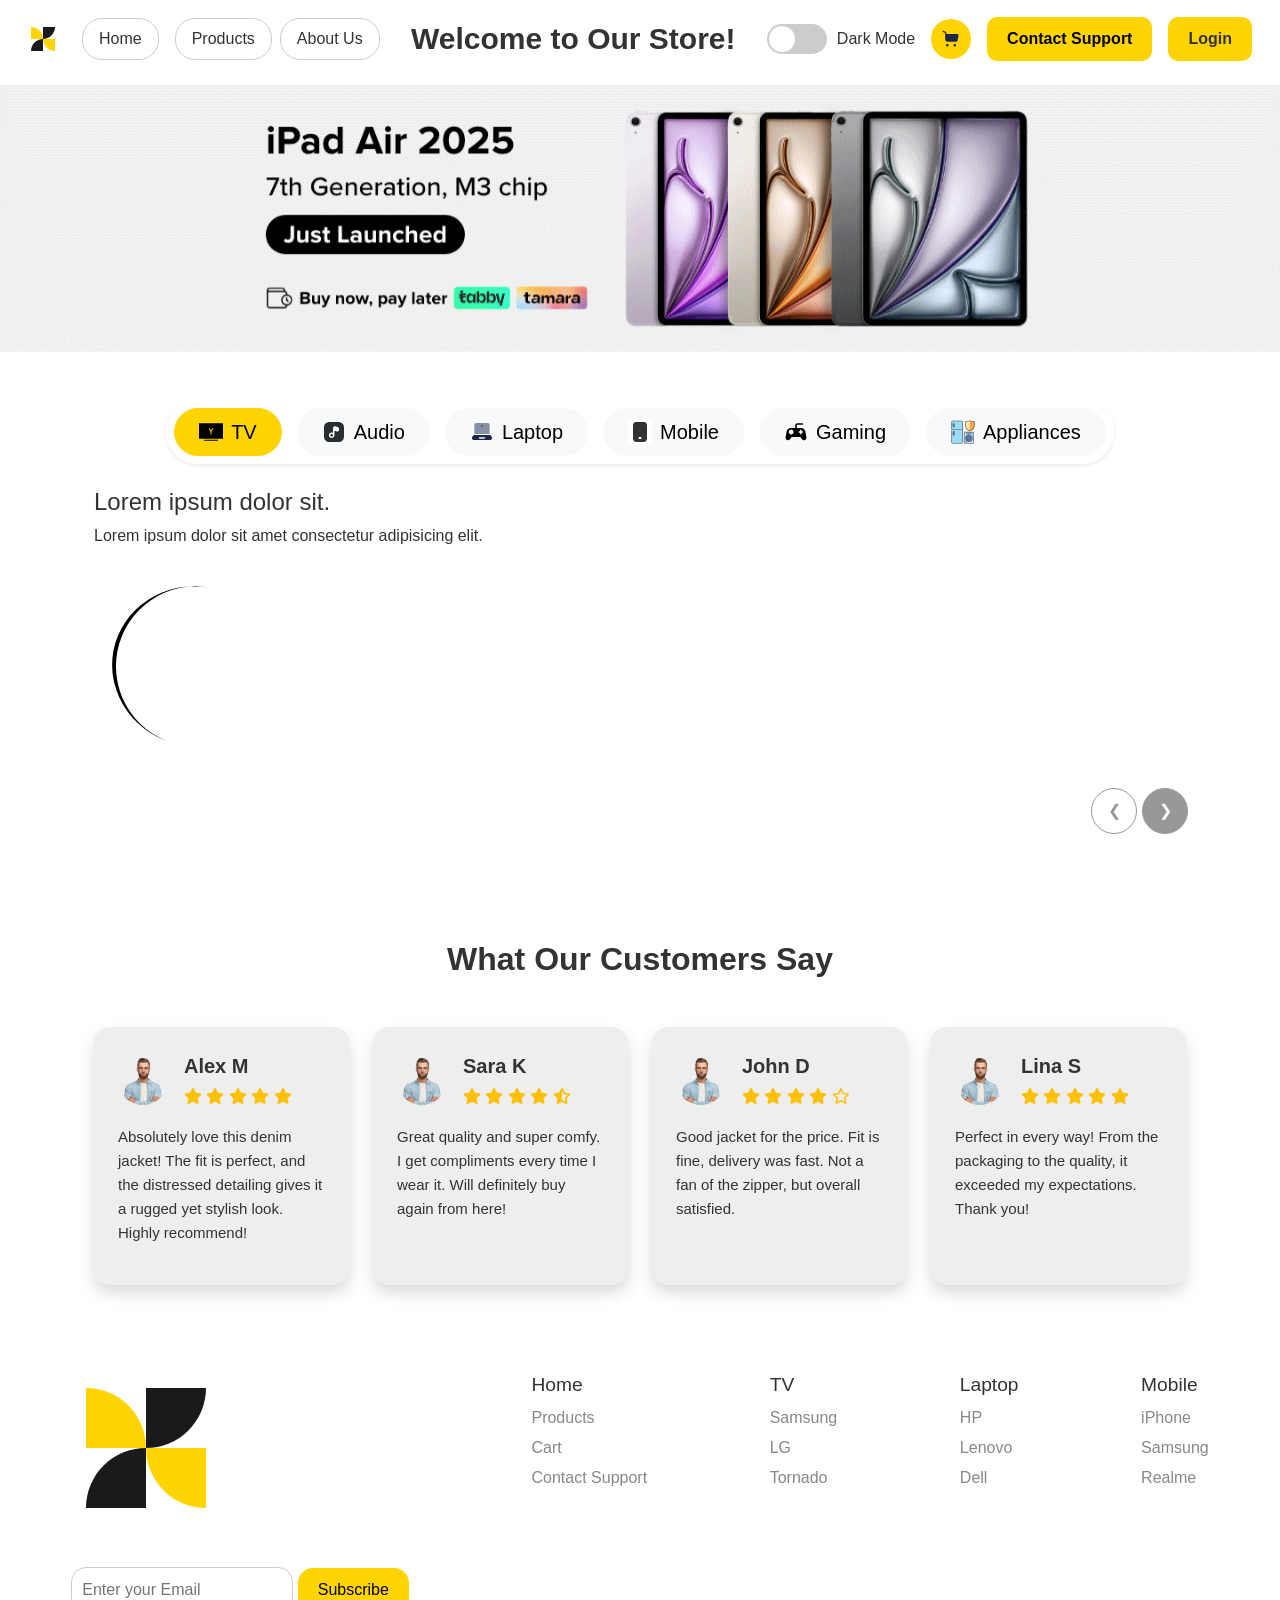
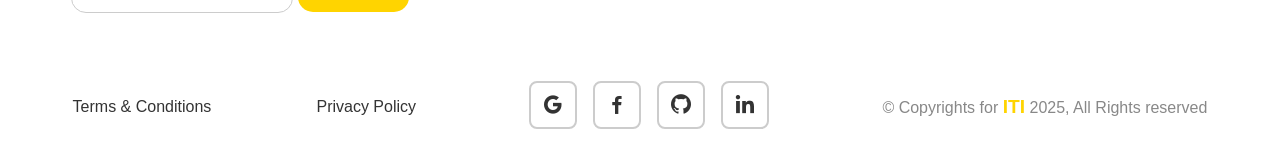
<file: index.html>
<!DOCTYPE html>
<html lang="en">
  <head>
    <meta charset="UTF-8" />
    <meta name="viewport" content="width=device-width, initial-scale=1.0" />
    <title>Home</title>

    <!-- icons -->
    <link
      rel="stylesheet"
      href="https://cdnjs.cloudflare.com/ajax/libs/font-awesome/6.4.0/css/all.min.css"
    />
    <link
      href="https://unpkg.com/boxicons@2.1.4/css/boxicons.min.css"
      rel="stylesheet"
    />

    <!-- link google font -->
    <link rel="preconnect" href="https://fonts.googleapis.com" />
    <link rel="preconnect" href="https://fonts.gstatic.com" crossorigin />
    <link
      href="https://fonts.googleapis.com/css2?family=Manrope:wght@200..800&display=swap"
      rel="stylesheet"
    />
    <!-- link bootstrap css file -->
    <link
      href="https://cdn.jsdelivr.net/npm/bootstrap@5.3.3/dist/css/bootstrap.min.css"
      rel="stylesheet"
      integrity="sha384-QWTKZyjpPEjISv5WaRU9OFeRpok6YctnYmDr5pNlyT2bRjXh0JMhjY6hW+ALEwIH"
      crossorigin="anonymous"
    />

    <!-- link css file -->
    <link rel="stylesheet" href="/css/products.css" />
    <link rel="stylesheet" href="/css/index.css" />
  </head>
  <body>
    <header>
      <nav class="navbar navbar-expand-lg bg-light px-3">
        <div class="container-fluid">
          <a class="navbar-brand d-flex align-items-center" href="#">
            <img
              src="/assets/logo.svg"
              width="30"
              alt="Logo"
              class="me-2 logo"
            />
          </a>

          <button
            class="navbar-toggler"
            type="button"
            data-bs-toggle="collapse"
            data-bs-target="#navbarContent"
          >
            <span class="navbar-toggler-icon"></span>
          </button>

          <div
            class="collapse navbar-collapse justify-content-between"
            id="navbarContent"
          >
            <div class="navbar-nav gap-2 my-2" id="navButtons">
              <button
                class="nav-btn me-2 btn btn-outline-secondary"
                id="home-h"
              >
                Home
              </button>
              <button class="nav-btn btn btn-outline-secondary" id="products-h">
                Products
              </button>
              <button class="nav-btn btn btn-outline-secondary" id="about-h">
                About Us
              </button>
            </div>

            <div
              class="navbar-text mx-auto text-center fw-bold"
              id="welcomeMessage"
            >
              Welcome to Our Store!
            </div>

            <div
              class="d-flex align-items-center justify-content-center mt-3 mt-lg-0 gap-3"
            >
              <div id="themeSwitcher" class="switch-wrapper">
                <div class="switch" id="switchBtn"></div>
                <span class="theme-label" id="themeText">Dark Mode</span>
              </div>

              <button class="cart-btn" id="cart-h">
                <img src="/assets/cart.svg" alt="Cart" />
              </button>

              <button class="contact-btn" id="contact-h">
                Contact Support
              </button>

              <button id="authButton" class="btn">Login</button>
            </div>
          </div>
        </div>
      </nav>
    </header>
    <div
      id="carouselExampleSlidesOnly"
      class="carousel w-100 mt-2"
      data-bs-ride="carousel"
    >
      <div class="carousel-inner">
        <div class="carousel-item active">
          <img src="imge/sliderimgs/s1.jpg" class="d-block w-100" alt="..." />
        </div>
        <div class="carousel-item">
          <img src="imge/sliderimgs/s2.jpg" class="d-block w-100" alt="..." />
        </div>
        <div class="carousel-item">
          <img src="imge/sliderimgs/s3.jpg" class="d-block w-100" alt="..." />
        </div>
        <div class="carousel-item">
          <img src="imge/sliderimgs/s4.jpg" class="d-block w-100" alt="..." />
        </div>
        <div class="carousel-item">
          <img src="imge/sliderimgs/s5.jpg" class="d-block w-100" alt="..." />
        </div>
      </div>
    </div>
    <main class="container">
      <section class="prooudct-content">
        <div
          class="d-flex justify-content-center align-items-center vh-75 mt-5"
        >
          <div
            class="btn-group p-2 bg-white rounded-pill shadow-sm d-flex flex-wrap flex-md-nowrap gap-2 gap-md-3"
            role="group"
          >
            <!-- TV -->
            <input
              type="radio"
              class="btn-check category_btn"
              name="category"
              value="tv"
              id="tv"
              autocomplete="off"
              checked
            />
            <label
              class="btn btn-light rounded-pill py-2 px-4 fs-5 d-flex align-items-center w-100 w-md-auto"
              for="tv"
            >
              <img src="/assets/tv.svg" alt="TV" width="24" class="me-2" /> TV
            </label>

            <!-- Audio -->
            <input
              type="radio"
              class="btn-check category_btn"
              name="category"
              value="audio"
              id="audio"
              autocomplete="off"
            />
            <label
              class="btn btn-light rounded-pill py-2 px-4 fs-5 d-flex align-items-center w-100 w-md-auto"
              for="audio"
            >
              <img
                src="/assets/audio.svg"
                alt="Audio"
                width="24"
                class="me-2"
              />
              Audio
            </label>

            <!-- Laptop -->
            <input
              type="radio"
              class="btn-check category_btn"
              name="category"
              value="laptop"
              id="laptop"
              autocomplete="off"
            />
            <label
              class="btn btn-light rounded-pill py-2 px-4 fs-5 d-flex align-items-center w-100 w-md-auto"
              for="laptop"
            >
              <img
                src="/assets/laptop.svg"
                alt="Laptop"
                width="24"
                class="me-2"
              />
              Laptop
            </label>

            <!-- Mobile -->
            <input
              type="radio"
              class="btn-check category_btn"
              name="category"
              value="mobile"
              id="mobile"
              autocomplete="off"
            />
            <label
              class="btn btn-light rounded-pill py-2 px-4 fs-5 d-flex align-items-center w-100 w-md-auto"
              for="mobile"
            >
              <img
                src="/assets/mobile.svg"
                alt="Mobile"
                width="24"
                class="me-2"
              />
              Mobile
            </label>

            <!-- Gaming -->
            <input
              type="radio"
              class="btn-check category_btn"
              name="category"
              value="gaming"
              id="gaming"
              autocomplete="off"
            />
            <label
              class="btn btn-light rounded-pill py-2 px-4 fs-5 d-flex align-items-center w-100 w-md-auto"
              for="gaming"
            >
              <img
                src="/assets/gaming.svg"
                alt="Gaming"
                width="24"
                class="me-2"
              />
              Gaming
            </label>

            <!-- Appliances -->
            <input
              type="radio"
              class="btn-check category_btn"
              name="category"
              value="appliances"
              id="appliances"
              autocomplete="off"
            />
            <label
              class="btn btn-light rounded-pill py-2 px-4 fs-5 d-flex align-items-center w-100 w-md-auto"
              for="appliances"
            >
              <img
                src="/assets/appliances.svg"
                alt="Appliances"
                width="24"
                class="me-2"
              />
              Appliances
            </label>
          </div>
        </div>

        <div class="container mt-4 position-relative slider-data">
          <h4>Lorem ipsum dolor sit.</h4>
          <p>Lorem ipsum dolor sit amet consectetur adipisicing elit.</p>
          <div class="slider-container">
            <div class="slider d-flex"></div>
          </div>
          <div class="slider-controls">
            <button class="prev" onclick="prevSlide()">&#10094;</button>
            <button class="next" onclick="nextSlide()">&#10095;</button>
          </div>
        </div>
      </section>

      <section class="evaluation-section py-5 mt-5">
        <div class="container">
          <h2 class="text-center mb-5 fw-bold">What Our Customers Say</h2>
          <div class="row g-4">
            <!-- Start Review Card -->
            <div class="col-12 col-md-6 col-lg-3">
              <div class="evaluation-card p-4 shadow rounded-4 h-100">
                <div class="person d-flex align-items-center mb-3">
                  <img
                    class="person-img rounded-circle me-3"
                    src="/imge/person.png"
                    alt="person"
                  />
                  <div>
                    <p class="name fw-bold mb-1 fs-5">Alex M</p>
                    <div class="text-warning">
                      <i class="fa-solid fa-star"></i>
                      <i class="fa-solid fa-star"></i>
                      <i class="fa-solid fa-star"></i>
                      <i class="fa-solid fa-star"></i>
                      <i class="fa-solid fa-star"></i>
                    </div>
                  </div>
                </div>
                <p class="subpar review-text">
                  Absolutely love this denim jacket! The fit is perfect, and the
                  distressed detailing gives it a rugged yet stylish look.
                  Highly recommend!
                </p>
              </div>
            </div>

            <!-- Repeat for 3 more reviews -->
            <div class="col-12 col-md-6 col-lg-3">
              <div class="evaluation-card p-4 shadow rounded-4 h-100">
                <div class="person d-flex align-items-center mb-3">
                  <img
                    class="person-img rounded-circle me-3"
                    src="/imge/person.png"
                    alt="person"
                  />
                  <div>
                    <p class="name fw-bold mb-1 fs-5">Sara K</p>
                    <div class="text-warning">
                      <i class="fa-solid fa-star"></i>
                      <i class="fa-solid fa-star"></i>
                      <i class="fa-solid fa-star"></i>
                      <i class="fa-solid fa-star"></i>
                      <i class="fa-solid fa-star-half-stroke"></i>
                    </div>
                  </div>
                </div>
                <p class="subpar review-text">
                  Great quality and super comfy. I get compliments every time I
                  wear it. Will definitely buy again from here!
                </p>
              </div>
            </div>

            <div class="col-12 col-md-6 col-lg-3">
              <div class="evaluation-card p-4 shadow rounded-4 h-100">
                <div class="person d-flex align-items-center mb-3">
                  <img
                    class="person-img rounded-circle me-3"
                    src="/imge/person.png"
                    alt="person"
                  />
                  <div>
                    <p class="name fw-bold mb-1 fs-5">John D</p>
                    <div class="text-warning">
                      <i class="fa-solid fa-star"></i>
                      <i class="fa-solid fa-star"></i>
                      <i class="fa-solid fa-star"></i>
                      <i class="fa-solid fa-star"></i>
                      <i class="fa-regular fa-star"></i>
                    </div>
                  </div>
                </div>
                <p class="subpar review-text">
                  Good jacket for the price. Fit is fine, delivery was fast. Not
                  a fan of the zipper, but overall satisfied.
                </p>
              </div>
            </div>

            <div class="col-12 col-md-6 col-lg-3">
              <div class="evaluation-card p-4 shadow rounded-4 h-100">
                <div class="person d-flex align-items-center mb-3">
                  <img
                    class="person-img rounded-circle me-3"
                    src="/imge/person.png"
                    alt="person"
                  />
                  <div>
                    <p class="name fw-bold mb-1 fs-5">Lina S</p>
                    <div class="text-warning">
                      <i class="fa-solid fa-star"></i>
                      <i class="fa-solid fa-star"></i>
                      <i class="fa-solid fa-star"></i>
                      <i class="fa-solid fa-star"></i>
                      <i class="fa-solid fa-star"></i>
                    </div>
                  </div>
                </div>
                <p class="subpar review-text">
                  Perfect in every way! From the packaging to the quality, it
                  exceeded my expectations. Thank you!
                </p>
              </div>
            </div>
            <!-- End Review Cards -->
          </div>
        </div>
      </section>
    </main>

    <footer>
      <div class="footer-container">
        <div class="subscibe-part">
          <div class="logo-img-footer">
            <img src="../assets/logo.svg" alt="" />
          </div>
          <div class="sub">
            <input
              class="con-email"
              type="email"
              placeholder="Enter your Email "
            />
            <button type="button">Subscribe</button>
          </div>
        </div>
        <div class="f-home">
          <h2>Home</h2>
          <p><a href="#">Products</a></p>
          <p><a href="#">Cart</a></p>
          <p><a href="#">Contact Support</a></p>
        </div>
        <div class="f-tv">
          <h2>TV</h2>
          <p><a href="#">Samsung</a></p>
          <p><a href="#">LG</a></p>
          <p><a href="#">Tornado</a></p>
        </div>
        <div class="f-laptop">
          <h2>Laptop</h2>
          <p><a href="#">HP</a></p>
          <p><a href="#">Lenovo</a></p>
          <p><a href="#">Dell</a></p>
        </div>
        <div class="f-mobile">
          <h2>Mobile</h2>
          <p><a href="#">iPhone</a></p>
          <p><a href="#">Samsung</a></p>
          <p><a href="#">Realme</a></p>
        </div>
      </div>
      <div class="footer-links">
        <p><a href="#">Terms & Conditions</a></p>
        <p><a href="#">Privacy Policy</a></p>
        <div class="social-icons">
          <a href="#"><i class="bx bxl-google"></i></a>
          <a href="#"><i class="bx bxl-facebook"></i></a>
          <a href="#"><i class="bx bxl-github"></i></a>
          <a href="#"><i class="bx bxl-linkedin"></i></a>
        </div>
        <p class="copyrights">
          &copy; Copyrights for <span>ITI</span> 2025, All Rights reserved
        </p>
      </div>
    </footer>

    <!-- link js file -->
    <script src="/js/index.js"></script>
    <!-- <script src="/js/products.js"></script> -->
    <!-- link bootstrap js file -->
    <script
      src="https://cdn.jsdelivr.net/npm/bootstrap@5.3.3/dist/js/bootstrap.bundle.min.js"
      integrity="sha384-YvpcrYf0tY3lHB60NNkmXc5s9fDVZLESaAA55NDzOxhy9GkcIdslK1eN7N6jIeHz"
      crossorigin="anonymous"
    ></script>
  </body>
</html>
</file>
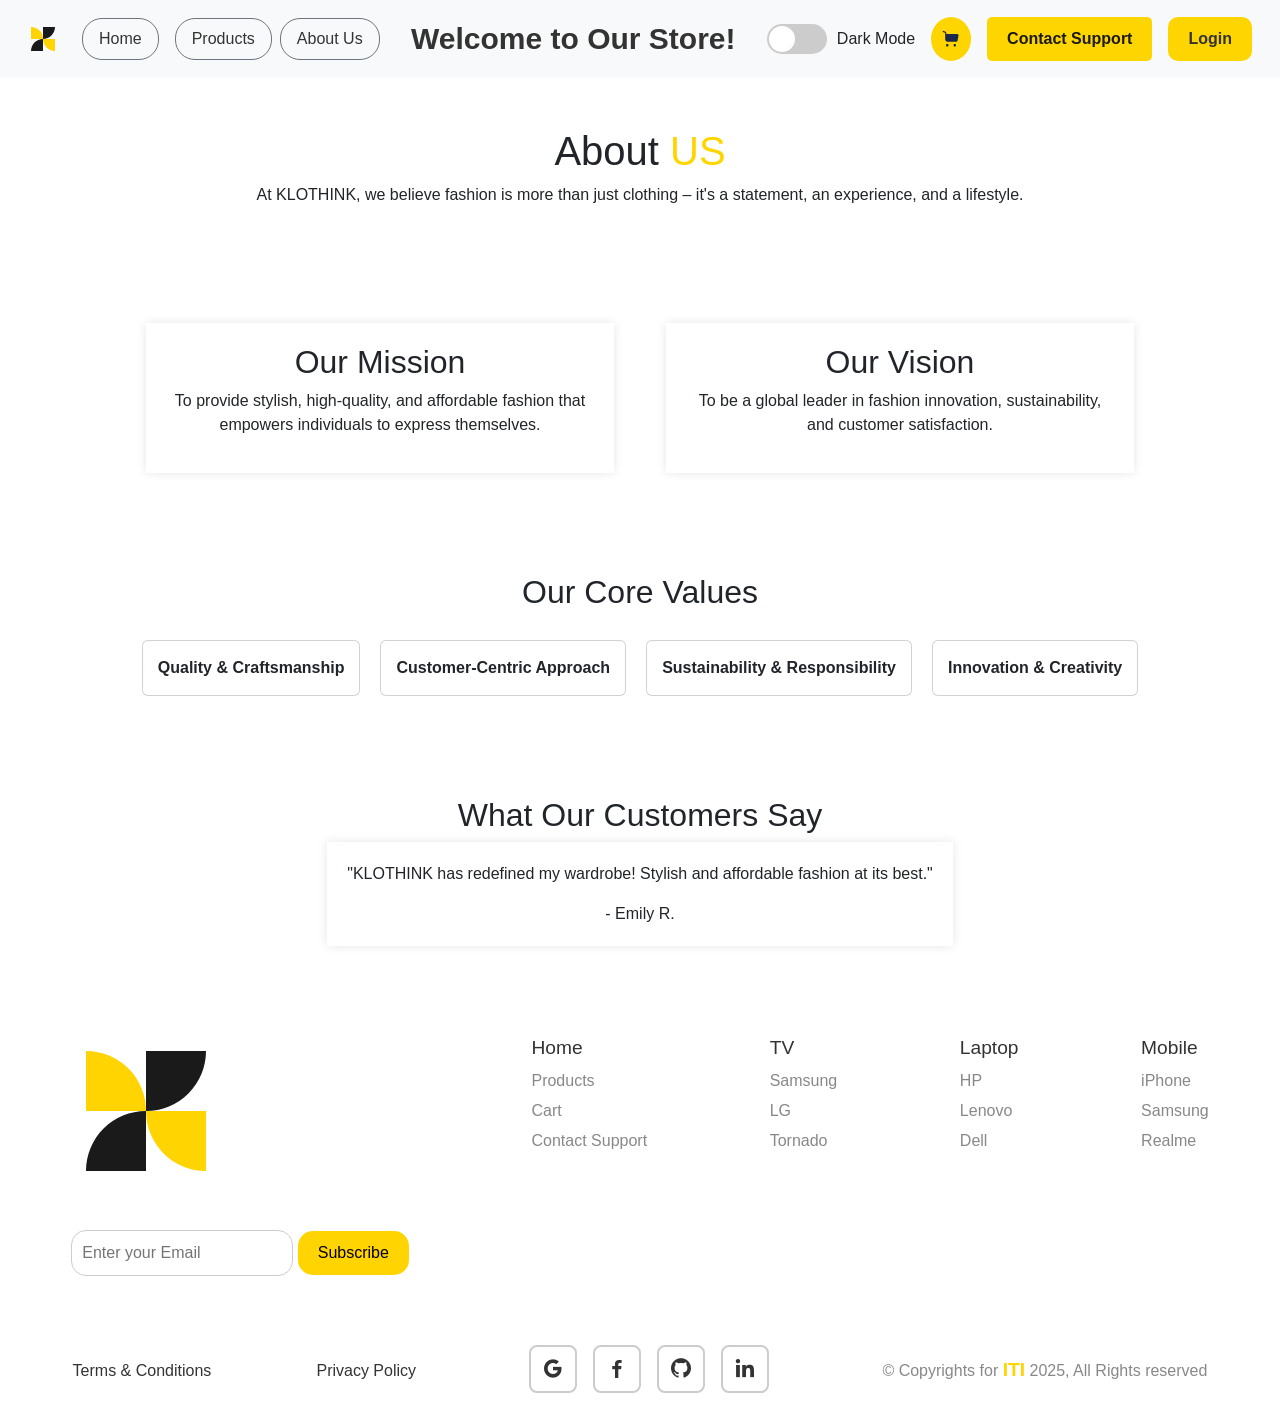
<file: pages/about.html>
<!DOCTYPE html>
<html lang="en">
  <head>
    <meta charset="UTF-8" />
    <meta name="viewport" content="width=device-width, initial-scale=1.0" />
    <title>About Us</title>
    <!-- icons -->
    <link
      rel="stylesheet"
      href="https://cdnjs.cloudflare.com/ajax/libs/font-awesome/6.4.0/css/all.min.css"
    />
    <link
      href="https://unpkg.com/boxicons@2.1.4/css/boxicons.min.css"
      rel="stylesheet"
    />
    <!--link css  -->
    <link rel="stylesheet" href="../css/about.css" />
    <link rel="stylesheet" href="../css/aboutandcontactmedia.css" />
    <link rel="stylesheet" href="../css/index.css" />

    <!-- link bootstrap css file -->
    <link
      href="https://cdn.jsdelivr.net/npm/bootstrap@5.3.3/dist/css/bootstrap.min.css"
      rel="stylesheet"
      integrity="sha384-QWTKZyjpPEjISv5WaRU9OFeRpok6YctnYmDr5pNlyT2bRjXh0JMhjY6hW+ALEwIH"
      crossorigin="anonymous"
    />
  </head>
  <body>
    <header>
      <nav class="navbar navbar-expand-lg bg-light px-3">
        <div class="container-fluid">
          <a class="navbar-brand d-flex align-items-center" href="#">
            <img
              src="/assets/logo.svg"
              width="30"
              alt="Logo"
              class="me-2 logo"
            />
          </a>

          <button
            class="navbar-toggler"
            type="button"
            data-bs-toggle="collapse"
            data-bs-target="#navbarContent"
          >
            <span class="navbar-toggler-icon"></span>
          </button>

          <div
            class="collapse navbar-collapse justify-content-between"
            id="navbarContent"
          >
            <div class="navbar-nav gap-2 my-2" id="navButtons">
              <button
                class="nav-btn me-2 btn btn-outline-secondary"
                id="home-a"
              >
                Home
              </button>
              <button class="nav-btn btn btn-outline-secondary" id="products-a">
                Products
              </button>
              <button class="nav-btn btn btn-outline-secondary" id="about-a">
                About Us
              </button>
            </div>

            <div
              class="navbar-text mx-auto text-center fw-bold"
              id="welcomeMessage"
            >
              Welcome to Our Store!
            </div>

            <div
              class="d-flex align-items-center justify-content-center mt-3 mt-lg-0 gap-3"
            >
              <div id="themeSwitcher" class="switch-wrapper">
                <div class="switch" id="switchBtn"></div>
                <span class="theme-label" id="themeText">Dark Mode</span>
              </div>

              <button class="cart-btn" id="cart-a">
                <img src="/assets/cart.svg" alt="Cart" />
              </button>

              <button class="contact-btn" id="contact-a">
                Contact Support
              </button>

              <button id="authButton" class="btn">Login</button>
            </div>
          </div>
        </div>
      </nav>
    </header>
    <!-- About Us Section -->
    <section class="about">
      <div class="container">
        <h1>About <span>US</span></h1>
        <p>
          At KLOTHINK, we believe fashion is more than just clothing – it's a
          statement, an experience, and a lifestyle.
        </p>
      </div>
    </section>

    <!-- Mission & Vision -->
    <section class="mission-vision">
      <div class="container">
        <div class="box">
          <h2>Our Mission</h2>
          <p>
            To provide stylish, high-quality, and affordable fashion that
            empowers individuals to express themselves.
          </p>
        </div>
        <div class="box">
          <h2>Our Vision</h2>
          <p>
            To be a global leader in fashion innovation, sustainability, and
            customer satisfaction.
          </p>
        </div>
      </div>
    </section>

    <!-- Core Values -->
    <section class="values">
      <div class="container">
        <h2>Our Core Values</h2>
        <div class="grid">
          <div class="card">Quality & Craftsmanship</div>
          <div class="card">Customer-Centric Approach</div>
          <div class="card">Sustainability & Responsibility</div>
          <div class="card">Innovation & Creativity</div>
        </div>
      </div>
    </section>

    <!-- Testimonials -->
    <section class="testimonials">
      <div class="container">
        <h2>What Our Customers Say</h2>
        <div class="testimonial-box">
          <p>
            "KLOTHINK has redefined my wardrobe! Stylish and affordable fashion
            at its best."
          </p>
          <span>- Emily R.</span>
        </div>
      </div>
    </section>

    <footer>
      <div class="footer-container">
        <div class="subscibe-part">
          <div class="logo-img-footer">
            <img src="../assets/logo.svg" alt="" />
          </div>
          <div class="sub">
            <input
              class="con-email"
              type="email"
              placeholder="Enter your Email "
            />
            <button type="button">Subscribe</button>
          </div>
        </div>
        <div class="f-home">
          <h2>Home</h2>
          <p><a href="#">Products</a></p>
          <p><a href="#">Cart</a></p>
          <p><a href="#">Contact Support</a></p>
        </div>
        <div class="f-tv">
          <h2>TV</h2>
          <p><a href="#">Samsung</a></p>
          <p><a href="#">LG</a></p>
          <p><a href="#">Tornado</a></p>
        </div>
        <div class="f-laptop">
          <h2>Laptop</h2>
          <p><a href="#">HP</a></p>
          <p><a href="#">Lenovo</a></p>
          <p><a href="#">Dell</a></p>
        </div>
        <div class="f-mobile">
          <h2>Mobile</h2>
          <p><a href="#">iPhone</a></p>
          <p><a href="#">Samsung</a></p>
          <p><a href="#">Realme</a></p>
        </div>
      </div>
      <div class="footer-links">
        <p><a href="#">Terms & Conditions</a></p>
        <p><a href="#">Privacy Policy</a></p>
        <div class="social-icons">
          <a href="#"><i class="bx bxl-google"></i></a>
          <a href="#"><i class="bx bxl-facebook"></i></a>
          <a href="#"><i class="bx bxl-github"></i></a>
          <a href="#"><i class="bx bxl-linkedin"></i></a>
        </div>
        <p class="copyrights">
          &copy; Copyrights for <span>ITI</span> 2025, All Rights reserved
        </p>
      </div>
    </footer>
    <script src="../js/about.js"></script>
    <script
      src="https://cdn.jsdelivr.net/npm/bootstrap@5.3.5/dist/js/bootstrap.bundle.min.js"
      integrity="sha384-k6d4wzSIapyDyv1kpU366/PK5hCdSbCRGRCMv+eplOQJWyd1fbcAu9OCUj5zNLiq"
      crossorigin="anonymous"
    ></script>
  </body>
</html>
</file>
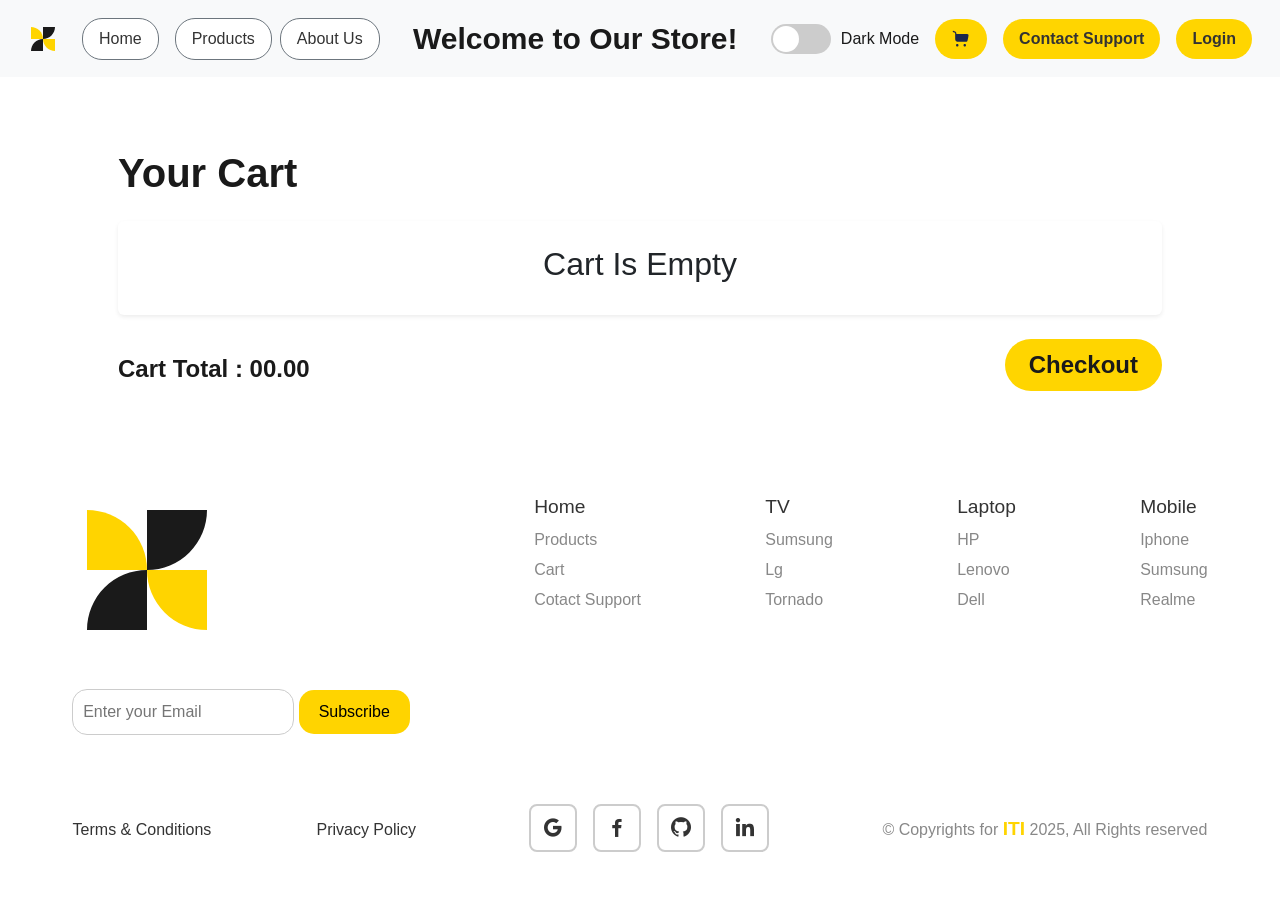
<file: pages/cart.html>
<!DOCTYPE html>
<html lang="en">
  <head>
    <meta charset="UTF-8" />
    <meta name="viewport" content="width=device-width, initial-scale=1.0" />
    <title>cart</title>

    <!-- icons -->
    <link
      rel="stylesheet"
      href="https://cdnjs.cloudflare.com/ajax/libs/font-awesome/6.4.0/css/all.min.css"
    />

    <link
      href="https://unpkg.com/boxicons@2.1.4/css/boxicons.min.css"
      rel="stylesheet"
    />

    <!-- link google font -->
    <link rel="preconnect" href="https://fonts.googleapis.com" />
    <link rel="preconnect" href="https://fonts.gstatic.com" crossorigin />
    <link
      href="https://fonts.googleapis.com/css2?family=Manrope:wght@200..800&display=swap"
      rel="stylesheet"
    />
    <!-- link css file -->
    <link rel="stylesheet" href="../css/index.css" />
    <link rel="stylesheet" href="../css/cart.css" />

    <!-- link bootstrap css file -->
    <link
      href="https://cdn.jsdelivr.net/npm/bootstrap@5.3.3/dist/css/bootstrap.min.css"
      rel="stylesheet"
      integrity="sha384-QWTKZyjpPEjISv5WaRU9OFeRpok6YctnYmDr5pNlyT2bRjXh0JMhjY6hW+ALEwIH"
      crossorigin="anonymous"
    />
  </head>
  <body>
    <header>
      <nav class="navbar navbar-expand-lg bg-light px-3" id="navButtons">
        <div class="container-fluid">
          <a class="navbar-brand d-flex align-items-center" href="#">
            <img
              src="../assets/logo.svg"
              width="30"
              alt="Logo"
              class="me-2 logo"
            />
          </a>

          <button
            class="navbar-toggler"
            type="button"
            data-bs-toggle="collapse"
            data-bs-target="#navbarContent"
          >
            <span class="navbar-toggler-icon"></span>
          </button>

          <div
            class="collapse navbar-collapse justify-content-between"
            id="navbarContent"
          >
            <div class="navbar-nav gap-2 my-2">
              <button
                class="nav-btn me-2 btn btn-outline-secondary"
                id="home-c"
              >
                Home
              </button>
              <button class="nav-btn btn btn-outline-secondary" id="products-c">
                Products
              </button>
              <button class="nav-btn btn btn-outline-secondary" id="about-c">
                About Us
              </button>
            </div>

            <div
              class="navbar-text mx-auto text-center fw-bold"
              id="welcomeMessage"
            >
              Welcome to Our Store!
            </div>

            <div
              class="d-flex align-items-center justify-content-center mt-3 mt-lg-0 gap-3"
            >
              <div id="themeSwitcher" class="switch-wrapper">
                <div class="switch" id="switchBtn"></div>
                <span class="theme-label" id="themeText">Dark Mode</span>
              </div>
              <button class="cart-btn" id="cart-c">
                <img src="../assets/cart.svg" alt="Cart" />
              </button>
              <button class="contact-btn" id="contact-c">
                Contact Support
              </button>

              <button id="authButton" class="btn">Login</button>
            </div>
          </div>
        </div>
      </nav>
    </header>
    <main class="container p-5">
      <h1
        class="main-heading text-center text-md-start fs-1 fw-bold text-capitalize my-lg-4"
      >
        your cart
      </h1>
      <section class="cart-content card p-4 shadow-sm border-0"></section>
      <section
        class="d-flex flex-column flex-md-row justify-content-between align-items-center text-center text-md-start mt-4 gap-3"
      >
        <div class="cart-content">
          <h2 class="cart-total-title fw-bold fs-4 text-capitalize">
            cart total : <span id="total">$00.00</span>
          </h2>
        </div>
        <div class="cheackout">
          <button
            class="btn-checkout fw-bold text-capitalize fs-4 px-4 py-2 rounded-5 mb-3"
            id="checkout"
          >
            checkout
          </button>
        </div>
      </section>
    </main>

    <footer>
      <div class="footer-container">
        <div class="subscibe-part">
          <div class="logo-img-footer">
            <img src="../assets/logo.svg" alt="" />
          </div>
          <div class="sub">
            <input
              class="con-email"
              type="email"
              placeholder="Enter your Email "
            />
            <button type="button">Subscribe</button>
          </div>
        </div>
        <div class="f-home">
          <h2>Home</h2>
          <p><a href="#">Products</a></p>
          <p><a href="#">Cart</a></p>
          <p><a href="#">Cotact Support</a></p>
        </div>
        <div class="f-tv">
          <h2>TV</h2>
          <p><a href="#">Sumsung</a></p>
          <p><a href="#">Lg</a></p>
          <p><a href="#">Tornado</a></p>
        </div>
        <div class="f-labtob">
          <h2>Laptop</h2>
          <p><a href="#">HP</a></p>
          <p><a href="#">Lenovo</a></p>
          <p><a href="#">Dell</a></p>
        </div>
        <div class="f-mobile">
          <h2>Mobile</h2>
          <p><a href="#">Iphone</a></p>
          <p><a href="#">Sumsung</a></p>
          <p><a href="#">Realme</a></p>
        </div>
      </div>
      <div class="footer-links">
        <p><a href="#">Terms & Conditions</a></p>
        <p><a href="#">Privacy Policy</a></p>
        <div class="social-icons">
          <a href="#"><i class="bx bxl-google"></i></a>
          <a href="#"><i class="bx bxl-facebook"></i></a>
          <a href="#"><i class="bx bxl-github"></i></a>
          <a href="#"><i class="bx bxl-linkedin"></i></a>
        </div>
        <p class="copyrights">
          &copy; Copyrights for <span>ITI</span> 2025, All Rights reserved
        </p>
      </div>
    </footer>
    <!-- link js file -->
    <script src="../js/cart.js"></script>
    <!-- <script src="../js/index.js"></script> -->
    <!-- link bootstrap js file -->
    <script
      src="https://cdn.jsdelivr.net/npm/bootstrap@5.3.3/dist/js/bootstrap.bundle.min.js"
      integrity="sha384-YvpcrYf0tY3lHB60NNkmXc5s9fDVZLESaAA55NDzOxhy9GkcIdslK1eN7N6jIeHz"
      crossorigin="anonymous"
    ></script>
  </body>
</html>
</file>
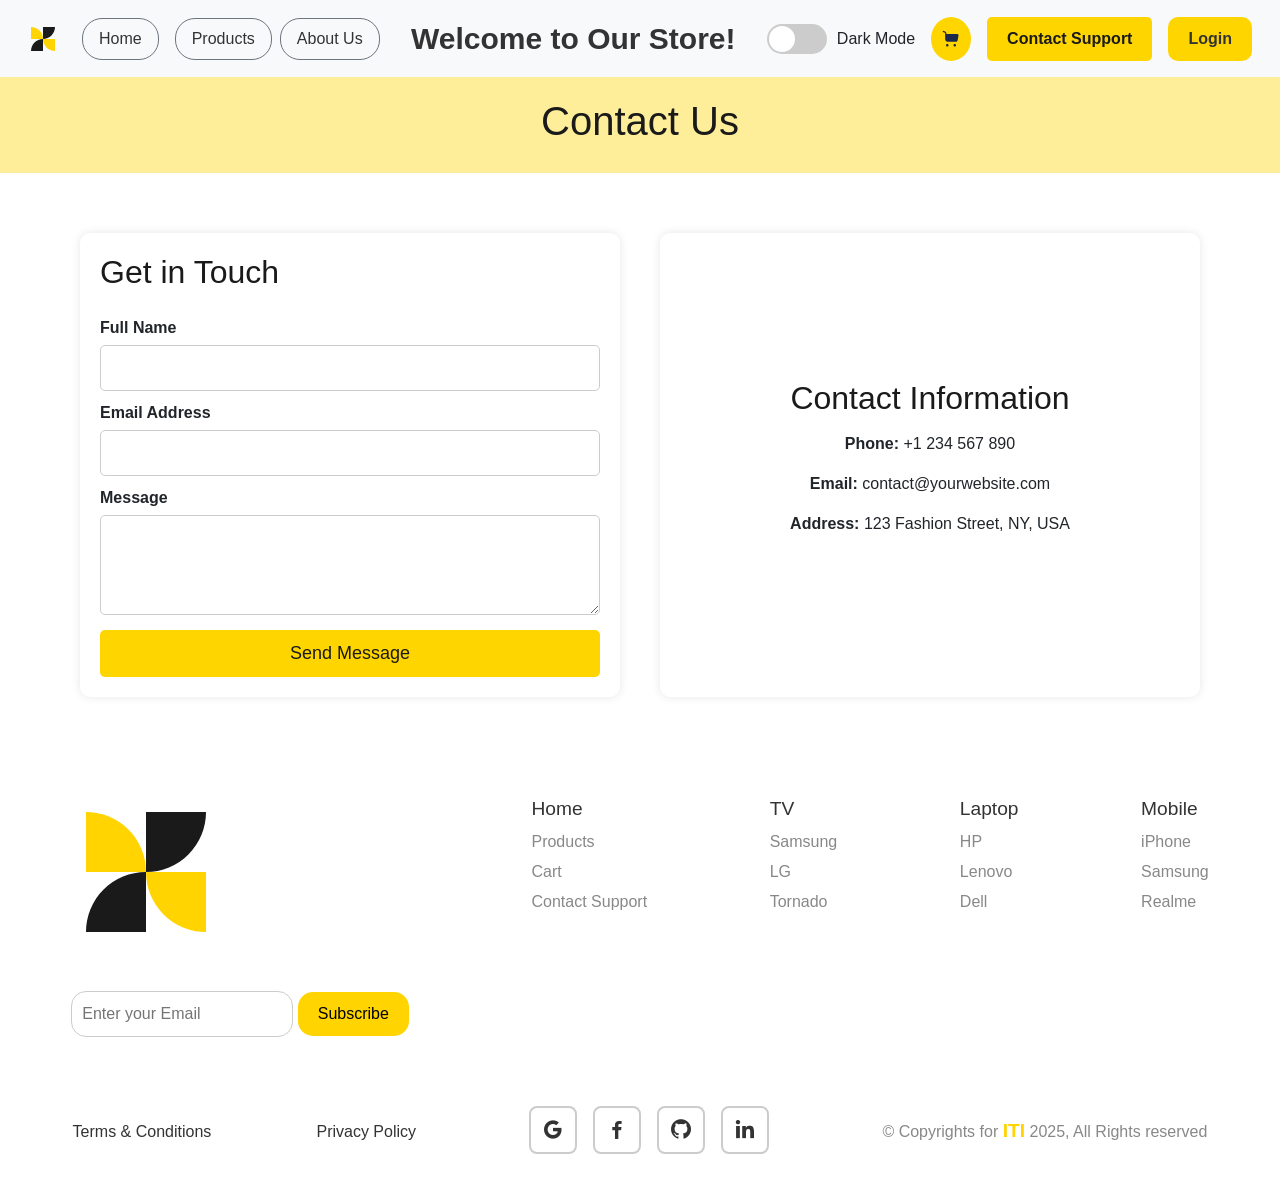
<file: pages/contact.html>
<!DOCTYPE html>
<html lang="en">
  <head>
    <meta charset="UTF-8" />
    <meta name="viewport" content="width=device-width, initial-scale=1.0" />
    <title>Contact Us</title>
    <!-- icons -->
    <link
      rel="stylesheet"
      href="https://cdnjs.cloudflare.com/ajax/libs/font-awesome/6.4.0/css/all.min.css"
    />
    <link
      href="https://unpkg.com/boxicons@2.1.4/css/boxicons.min.css"
      rel="stylesheet"
    />
    <!--link css  -->
    <link rel="stylesheet" href="../css/contact.css" />
    <link rel="stylesheet" href="../css/aboutandcontactmedia.css" />
    <link rel="stylesheet" href="/css/index.css" />
    <!-- link bootstrap css file -->
    <link
      href="https://cdn.jsdelivr.net/npm/bootstrap@5.3.3/dist/css/bootstrap.min.css"
      rel="stylesheet"
      integrity="sha384-QWTKZyjpPEjISv5WaRU9OFeRpok6YctnYmDr5pNlyT2bRjXh0JMhjY6hW+ALEwIH"
      crossorigin="anonymous"
    />
  </head>
  <body>
    <header>
      <nav class="navbar navbar-expand-lg bg-light px-3">
        <div class="container-fluid">
          <a class="navbar-brand d-flex align-items-center" href="#">
            <img
              src="/assets/logo.svg"
              width="30"
              alt="Logo"
              class="me-2 logo"
            />
          </a>

          <button
            class="navbar-toggler"
            type="button"
            data-bs-toggle="collapse"
            data-bs-target="#navbarContent"
          >
            <span class="navbar-toggler-icon"></span>
          </button>

          <div
            class="collapse navbar-collapse justify-content-between"
            id="navbarContent"
          >
            <div class="navbar-nav gap-2 my-2" id="navButtons">
              <button
                class="nav-btn me-2 btn btn-outline-secondary"
                id="home-ca"
              >
                Home
              </button>
              <button
                class="nav-btn btn btn-outline-secondary"
                id="products-ca"
              >
                Products
              </button>
              <button class="nav-btn btn btn-outline-secondary" id="about-ca">
                About Us
              </button>
            </div>

            <div
              class="navbar-text mx-auto text-center fw-bold"
              id="welcomeMessage"
            >
              Welcome to Our Store!
            </div>

            <div
              class="d-flex align-items-center justify-content-center mt-3 mt-lg-0 gap-3"
            >
              <div id="themeSwitcher" class="switch-wrapper">
                <div class="switch" id="switchBtn"></div>
                <span class="theme-label" id="themeText">Dark Mode</span>
              </div>

              <button class="cart-btn" id="cart-ca">
                <img src="/assets/cart.svg" alt="Cart" />
              </button>

              <button class="contact-btn" id="contact-ca">
                Contact Support
              </button>

              <button id="authButton" class="btn">Login</button>
            </div>
          </div>
        </div>
      </nav>
    </header>
    <!-- Contact -->
    <header class="contact">
      <h1>Contact Us</h1>
    </header>

    <section class="contact-container">
      <div class="contact-form">
        <h2>Get in Touch</h2>
        <form id="contactForm">
          <label for="name">Full Name</label>
          <input type="text" id="name" name="from_name" required />

          <label for="email">Email Address</label>
          <input type="email" id="email" name="from_email" required />

          <label for="message">Message</label>
          <textarea id="message" name="message" required></textarea>

          <button type="submit">Send Message</button>
        </form>
      </div>

      <div class="contact-info">
        <h2>Contact Information</h2>
        <p><strong>Phone:</strong> +1 234 567 890</p>
        <p><strong>Email:</strong> contact@yourwebsite.com</p>
        <p><strong>Address:</strong> 123 Fashion Street, NY, USA</p>
      </div>
    </section>
    <footer>
      <div class="footer-container">
        <div class="subscibe-part">
          <div class="logo-img-footer">
            <img src="../assets/logo.svg" alt="" />
          </div>
          <div class="sub">
            <input
              class="con-email"
              type="email"
              placeholder="Enter your Email "
            />
            <button type="button">Subscribe</button>
          </div>
        </div>
        <div class="f-home">
          <h2>Home</h2>
          <p><a href="#">Products</a></p>
          <p><a href="#">Cart</a></p>
          <p><a href="#">Contact Support</a></p>
        </div>
        <div class="f-tv">
          <h2>TV</h2>
          <p><a href="#">Samsung</a></p>
          <p><a href="#">LG</a></p>
          <p><a href="#">Tornado</a></p>
        </div>
        <div class="f-laptop">
          <h2>Laptop</h2>
          <p><a href="#">HP</a></p>
          <p><a href="#">Lenovo</a></p>
          <p><a href="#">Dell</a></p>
        </div>
        <div class="f-mobile">
          <h2>Mobile</h2>
          <p><a href="#">iPhone</a></p>
          <p><a href="#">Samsung</a></p>
          <p><a href="#">Realme</a></p>
        </div>
      </div>
      <div class="footer-links">
        <p><a href="#">Terms & Conditions</a></p>
        <p><a href="#">Privacy Policy</a></p>
        <div class="social-icons">
          <a href="#"><i class="bx bxl-google"></i></a>
          <a href="#"><i class="bx bxl-facebook"></i></a>
          <a href="#"><i class="bx bxl-github"></i></a>
          <a href="#"><i class="bx bxl-linkedin"></i></a>
        </div>
        <p class="copyrights">
          &copy; Copyrights for <span>ITI</span> 2025, All Rights reserved
        </p>
      </div>
    </footer>

    <script src="../js/contact.js"></script>
    <script
      src="https://cdn.jsdelivr.net/npm/bootstrap@5.3.5/dist/js/bootstrap.bundle.min.js"
      integrity="sha384-k6d4wzSIapyDyv1kpU366/PK5hCdSbCRGRCMv+eplOQJWyd1fbcAu9OCUj5zNLiq"
      crossorigin="anonymous"
    ></script>
  </body>
</html>
</file>
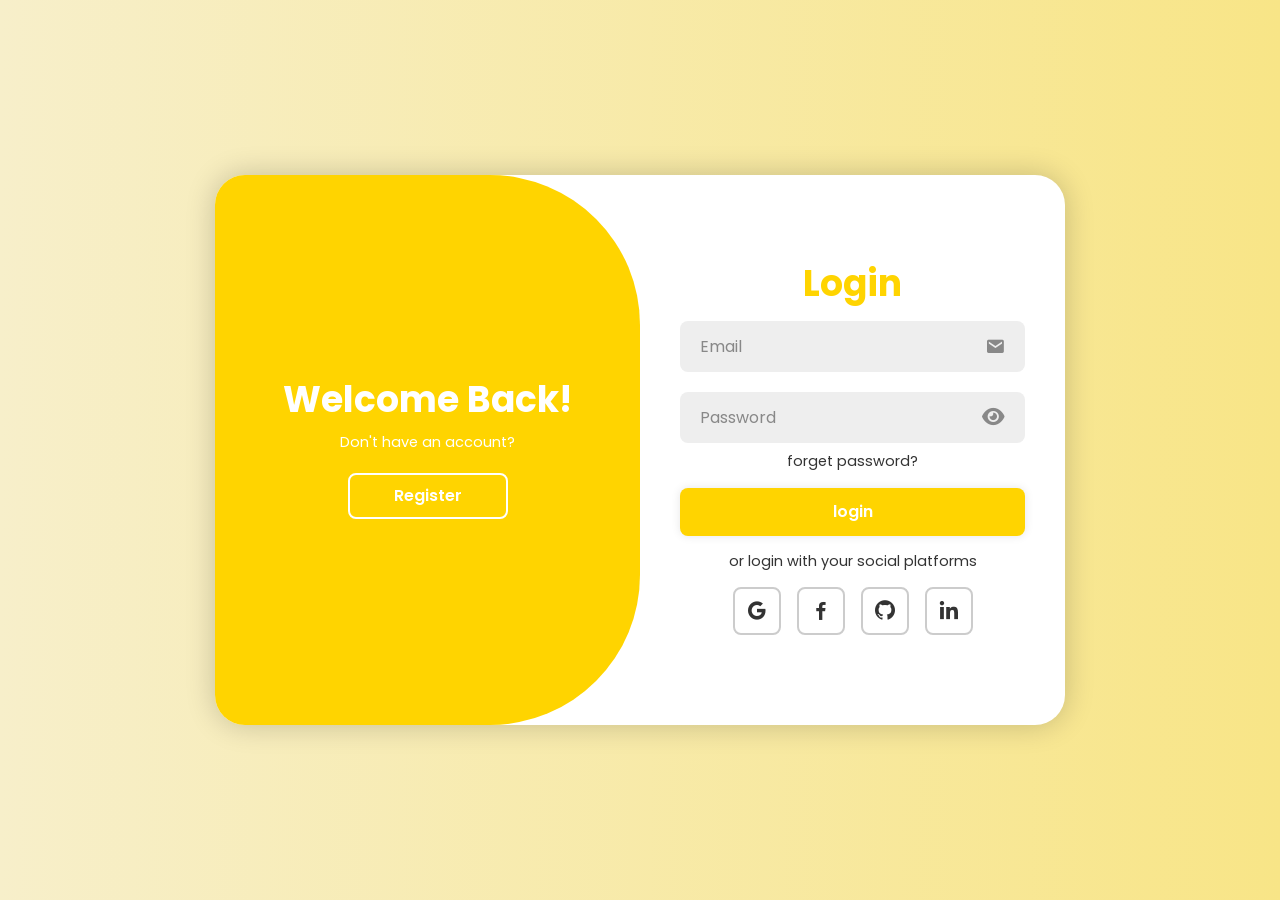
<file: pages/logandreg.html>
<!DOCTYPE html>
<html lang="en">
  <head>
    <meta charset="UTF-8" />
    <meta name="viewport" content="width=device-width, initial-scale=1.0" />
    <!-- icons -->
    <link
      rel="stylesheet"
      href="https://cdnjs.cloudflare.com/ajax/libs/font-awesome/6.4.0/css/all.min.css"
    />

    <link
      href="https://unpkg.com/boxicons@2.1.4/css/boxicons.min.css"
      rel="stylesheet"
    />
    <!-- fonts -->
    <link
      href="https://fonts.googleapis.com/css2?family=Poppins:wght@300;400;500;600;700;800;900&display=swap"
      rel="stylesheet"
    />
    <!-- and css  -->

    <link rel="stylesheet" href="../css/logandreg.css" />
    <link rel="stylesheet" href="../css/logandregMedia.css" />
    <title>Login and Register</title>
  </head>
  <body>
    <div class="hero-container">
      <div class="regcontainer">
        <div class="form-box login">
          <form action="">
            <h1>Login</h1>
            <div class="input-box">
              <input id="logEmail" type="email" placeholder="Email" required />
              <i class="bx bxs-envelope"></i>
            </div>
            <div class="input-box">
              <input
                id="logPassword"
                type="password"
                placeholder="Password"
                required
              />
              <i
                onclick="togglePassword()"
                class="showPass fa-solid fa-eye"
              ></i>
            </div>
            <div class="forget-link">
              <a href="#">forget password?</a>
            </div>
            <button onclick="login(event)" type="submit" class="Btn">
              login
            </button>
            <p>or login with your social platforms</p>
            <div class="social-icons">
              <a href="#"><i class="bx bxl-google"></i></a>
              <a href="#"><i class="bx bxl-facebook"></i></a>
              <a href="#"><i class="bx bxl-github"></i></a>
              <a href="#"><i class="bx bxl-linkedin"></i></a>
            </div>
          </form>
        </div>
        <div class="form-box register">
          <form action="">
            <h1>Register</h1>
            <div class="input-box">
              <input
                id="regName"
                type="text"
                placeholder="Full name"
                required
              />
              <i class="bx bxs-user"></i>
            </div>
            <div class="input-box">
              <input id="regEmail" type="email" placeholder="Email" required />
              <i class="bx bxs-envelope"></i>
            </div>
            <div class="input-box">
              <input
                id="regPassword"
                type="password"
                placeholder="Password"
                required
              />
              <i
                onclick="togglePassword()"
                class="showPass fa-solid fa-eye"
              ></i>
            </div>

            <button onclick="register(event)" type="submit" class="Btn">
              Register
            </button>
            <p>or register with your social platforms</p>
            <div class="social-icons">
              <a href="#"><i class="bx bxl-google"></i></a>
              <a href="#"><i class="bx bxl-facebook"></i></a>
              <a href="#"><i class="bx bxl-github"></i></a>
              <a href="#"><i class="bx bxl-linkedin"></i></a>
            </div>
          </form>
        </div>
        <div class="toggle-box">
          <div class="toggle-panel toggle-left">
            <h1>Welcome Back!</h1>
            <p>Don't have an account?</p>
            <button class="Btn register-btn">Register</button>
          </div>
          <div class="toggle-panel toggle-right">
            <h1>Hello, Welcome!</h1>
            <p>Allready have an account?</p>
            <button class="Btn login-btn">Login</button>
          </div>
        </div>
      </div>
    </div>

    <script src="../js/logandreg.js"></script>
    <script src="../js/index.js"></script>
  </body>
</html>
</file>
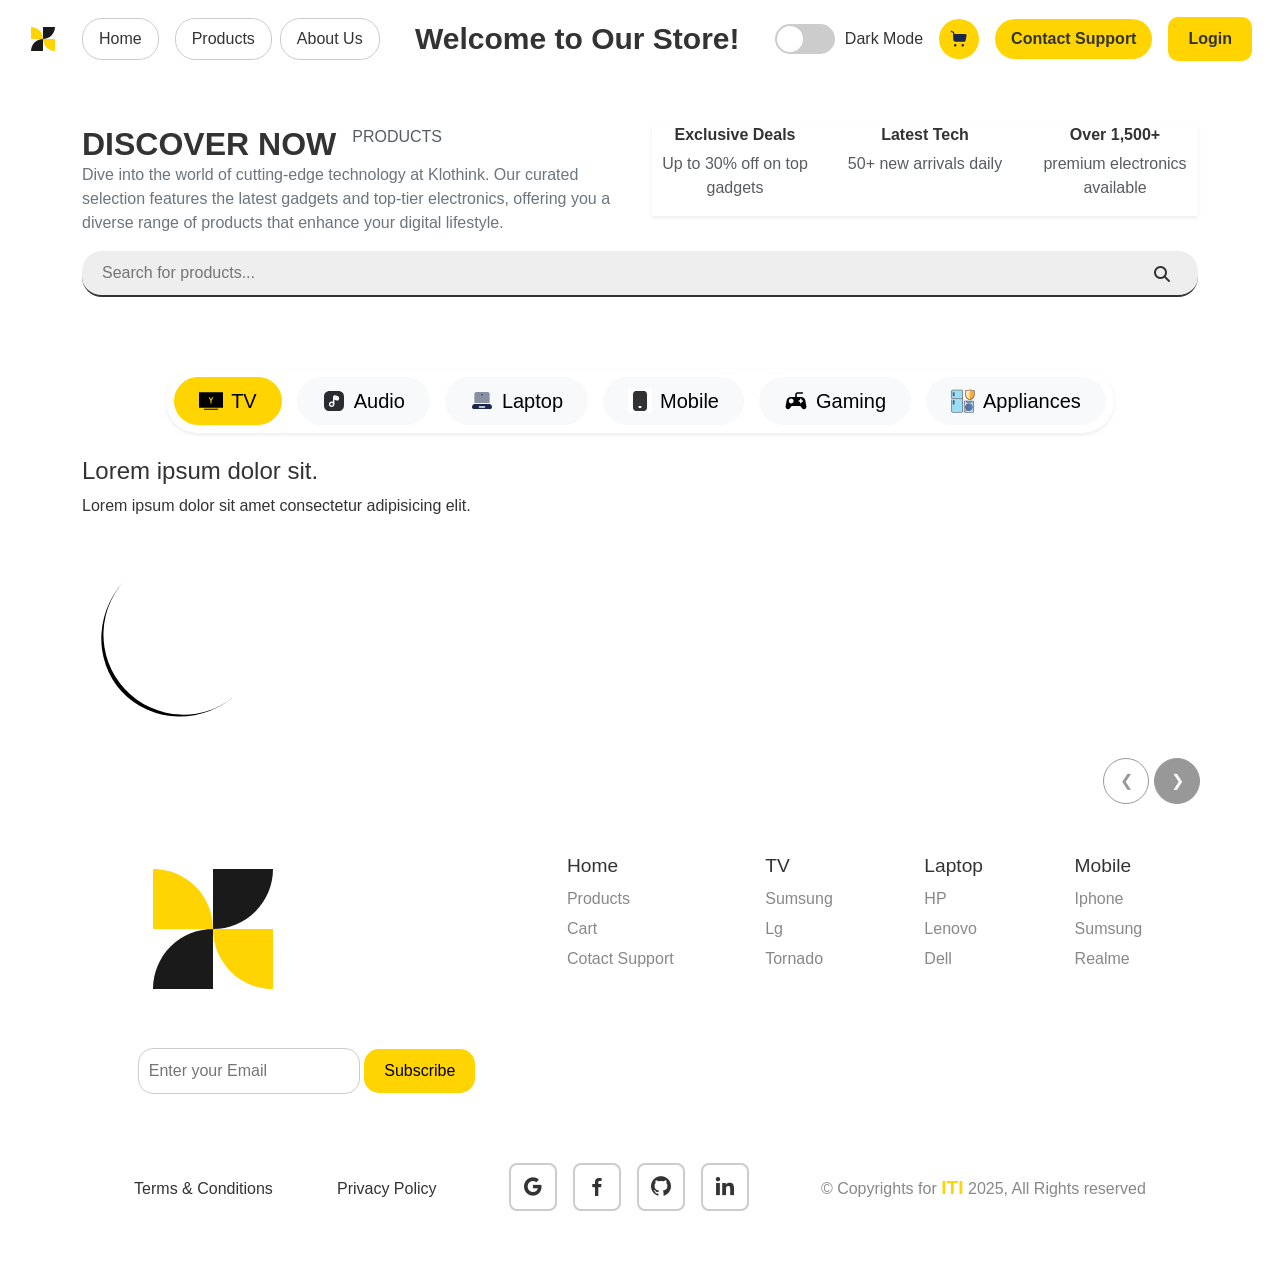
<file: pages/products.html>
<!DOCTYPE html>
<html lang="en">
<head>
    <meta charset="UTF-8">
    <title>Products</title>
    <meta name="viewport" content="width=device-width, initial-scale=1.0">
    <link rel="preconnect" href="https://fonts.googleapis.com">
<link rel="preconnect" href="https://fonts.gstatic.com" crossorigin>
<link href="https://fonts.googleapis.com/css2?family=Manrope:wght@200..800&display=swap" rel="stylesheet">
<link rel="stylesheet" href="https://cdnjs.cloudflare.com/ajax/libs/font-awesome/6.7.2/css/all.min.css" integrity="sha512-Evv84Mr4kqVGRNSgIGL/F/aIDqQb7xQ2vcrdIwxfjThSH8CSR7PBEakCr51Ck+w+/U6swU2Im1vVX0SVk9ABhg==" crossorigin="anonymous" referrerpolicy="no-referrer" />

    <!-- icons -->
    <link
      rel="stylesheet"
      href="https://cdnjs.cloudflare.com/ajax/libs/font-awesome/6.4.0/css/all.min.css"
    />

    <link
      href="https://unpkg.com/boxicons@2.1.4/css/boxicons.min.css"
      rel="stylesheet"
    />

    <link href="https://cdn.jsdelivr.net/npm/bootstrap@5.3.3/dist/css/bootstrap.min.css" rel="stylesheet" integrity="sha384-QWTKZyjpPEjISv5WaRU9OFeRpok6YctnYmDr5pNlyT2bRjXh0JMhjY6hW+ALEwIH" crossorigin="anonymous">
   <link rel="stylesheet" href="../css/products.css">
   <link rel="stylesheet" href="../css/index.css">
</head>
<body>

    <header>
        <nav class="navbar navbar-expand-lg bg-light px-3 ">
          <div class="container-fluid">
            <a class="navbar-brand d-flex align-items-center" href="#">
              <img
                src="../assets/logo.svg"
                width="30"
                alt="Logo"
                class="me-2 logo"
              />
            </a>
  
            <button
              class="navbar-toggler"
              type="button"
              data-bs-toggle="collapse"
              data-bs-target="#navbarContent"
            >
              <span class="navbar-toggler-icon"></span>
            </button>
  
            <div
              class="collapse navbar-collapse justify-content-between"
              id="navbarContent"
            >
              <div class="navbar-nav gap-2 my-2">
                <button class="nav-btn me-2 btn btn-outline-secondary" id="home-p">
                  Home
                </button>
                <button class="nav-btn btn btn-outline-secondary" id="products-p">
                  Products
                </button>
                <button class="nav-btn btn btn-outline-secondary" id="about-p">
                  About Us
                </button>
              </div>
  
              <div
                class="navbar-text mx-auto text-center fw-bold"
                id="welcomeMessage"
              >
                Welcome to Our Store!
              </div>
  
              <div
                class="d-flex align-items-center justify-content-center mt-3 mt-lg-0 gap-3"
              >
                <div id="themeSwitcher" class="switch-wrapper">
                  <div class="switch" id="switchBtn"></div>
                  <span class="theme-label" id="themeText">Dark Mode</span>
                </div>
  
                <button class="cart-btn" id="cart-p">
                  <img src="../assets/cart.svg" alt="Cart" />
                </button>
  
                <button class="contact-btn" id="contact-p">
                  Contact Support
                </button>
  
                <button id="authButton" class="btn">Login</button>
              </div>
            </div>
          </div>
        </nav>
      </header>

    <div class="modal mt-5 fade" id="logoutModal" tabindex="-1" aria-labelledby="logoutModalLabel" aria-hidden="true">
        <div class="modal-dialog">
          <div class="modal-content">
            <div class="modal-header">
              <h5 class="modal-title" id="logoutModalLabel">Confirm Logout</h5>
              <button type="button" class="btn-close" data-bs-dismiss="modal" aria-label="Close"></button>
            </div>
            <div class="modal-body">
              Are you sure you want to log out?
            </div>
            <div class="modal-footer">
              <button type="button" class="btn btn-secondary" data-bs-dismiss="modal">No</button>
              <button type="button" class="btn btn-danger" id="confirmLogout">Yes</button>
            </div>
          </div>
        </div>
      </div>
      
    <div class="container my-5">
        <div class="row">
            <div class="col-md-6">
                <div class="d-flex ">
                    <h2 class="fw-bold mb-0 me-2">DISCOVER NOW</h2>
                    <p class="text-uppercase text-muted mb-0 ms-2" >Products</p>
                </div>
                <p class="text-secondary">
                    Dive into the world of cutting-edge technology at Klothink. Our curated selection features the latest gadgets and top-tier electronics, offering you a diverse range of products that enhance your digital lifestyle.
                </p>
            </div>
            <div class="col-md-6 con">
                <div class="info-box shadow-sm">
                    <div class="row text-center">
                        <div class="col-md-4">
                            <h6 class="fw-bold">Exclusive Deals</h6>
                            <p class="text-muted">Up to 30% off on top gadgets</p>
                        </div>
                        <div class="col-md-4">
                            <h6 class="fw-bold">Latest Tech</h6>
                            <p class="text-muted">50+ new arrivals daily</p>
                        </div>
                        <div class="col-md-4">
                            <h6 class="fw-bold">Over 1,500+</h6>
                            <p class="text-muted">premium electronics available</p>
                        </div>
                    </div>
                </div>
            </div>
            
    <div class="search_container position-relative">
        <input type="text" class="search_input" placeholder="Search for products...">
            <i class="fa fa-search" aria-hidden="true"></i>
    </div>       
    <div class="product_search_container row align-items-stretch pt-4"></div> 

    <div class="d-flex justify-content-center align-items-center vh-75 mt-5">
        <div class="btn-group p-2 bg-white rounded-pill shadow-sm d-flex flex-wrap flex-md-nowrap gap-2 gap-md-3" role="group">
            
            <!-- TV -->
            <input type="radio" class="btn-check category_btn" name="category" value="tv" id="tv" autocomplete="off" checked>
            <label class="btn btn-light rounded-pill py-2 px-4 fs-5 d-flex align-items-center w-100 w-md-auto" for="tv">
                <img src="../assets/tv.svg" alt="TV" width="24" class="me-2"> TV
            </label>
    
            <!-- Audio -->
            <input type="radio" class="btn-check category_btn" name="category" value="audio" id="audio" autocomplete="off">
            <label class="btn btn-light rounded-pill py-2 px-4 fs-5 d-flex align-items-center w-100 w-md-auto" for="audio">
                <img src="../assets/audio.svg" alt="Audio" width="24" class="me-2"> Audio
            </label>
    
            <!-- Laptop -->
            <input type="radio" class="btn-check category_btn" name="category" value="laptop" id="laptop" autocomplete="off">
            <label class="btn btn-light rounded-pill py-2 px-4 fs-5 d-flex align-items-center w-100 w-md-auto" for="laptop">
                <img src="../assets/laptop.svg" alt="Laptop" width="24" class="me-2"> Laptop
            </label>
    
            <!-- Mobile -->
            <input type="radio" class="btn-check category_btn" name="category" value="mobile" id="mobile" autocomplete="off">
            <label class="btn btn-light rounded-pill py-2 px-4 fs-5 d-flex align-items-center w-100 w-md-auto" for="mobile">
                <img src="../assets/mobile.svg" alt="Mobile" width="24" class="me-2"> Mobile
            </label>
    
            <!-- Gaming -->
            <input type="radio" class="btn-check category_btn" name="category" value="gaming" id="gaming" autocomplete="off">
            <label class="btn btn-light rounded-pill py-2 px-4 fs-5 d-flex align-items-center w-100 w-md-auto" for="gaming">
                <img src="../assets/gaming.svg" alt="Gaming" width="24" class="me-2"> Gaming
            </label>
    
            <!-- Appliances -->
            <input type="radio" class="btn-check category_btn" name="category" value="appliances" id="appliances" autocomplete="off">
            <label class="btn btn-light rounded-pill py-2 px-4 fs-5 d-flex align-items-center w-100 w-md-auto" for="appliances">
                <img src="../assets/appliances.svg" alt="Appliances" width="24" class="me-2"> Appliances
            </label>
    
        </div>
    </div>
    

    <div class="container mt-4 position-relative slider-data">
        <h4>Lorem ipsum dolor sit.</h4>
        <p>Lorem ipsum dolor sit amet consectetur adipisicing elit.</p>
        <div class="slider-container">
            <div class="slider d-flex">
               
            </div>
        </div>
        <div class="slider-controls">

            <button class="prev" onclick="prevSlide()">&#10094;</button>
            <button class="next" onclick="nextSlide()">&#10095;</button>
        </div>
    </div>
    <footer>
        <div class="footer-container">
          <div class="subscibe-part">
            <div class="logo-img-footer">
              <img src="../assets/logo.svg" alt="" />
            </div>
            <div class="sub">
              <input
                class="con-email"
                type="email"
                placeholder="Enter your Email "
              />
              <button type="button">Subscribe</button>
            </div>
          </div>
          <div class="f-home">
            <h2>Home</h2>
            <p><a href="#">Products</a></p>
            <p><a href="#">Cart</a></p>
            <p><a href="#">Cotact Support</a></p>
          </div>
          <div class="f-tv">
            <h2>TV</h2>
            <p><a href="#">Sumsung</a></p>
            <p><a href="#">Lg</a></p>
            <p><a href="#">Tornado</a></p>
          </div>
          <div class="f-labtob">
            <h2>Laptop</h2>
            <p><a href="#">HP</a></p>
            <p><a href="#">Lenovo</a></p>
            <p><a href="#">Dell</a></p>
          </div>
          <div class="f-mobile">
            <h2>Mobile</h2>
            <p><a href="#">Iphone</a></p>
            <p><a href="#">Sumsung</a></p>
            <p><a href="#">Realme</a></p>
          </div>
        </div>
        <div class="footer-links">
          <p><a href="#">Terms & Conditions</a></p>
          <p><a href="#">Privacy Policy</a></p>
          <div class="social-icons">
            <a href="#"><i class="bx bxl-google"></i></a>
            <a href="#"><i class="bx bxl-facebook"></i></a>
            <a href="#"><i class="bx bxl-github"></i></a>
            <a href="#"><i class="bx bxl-linkedin"></i></a>
          </div>
          <p class="copyrights">
            &copy; Copyrights for <span>ITI</span> 2025, All Rights reserved
          </p>
        </div>
      </footer>
        <script src="https://cdn.jsdelivr.net/npm/bootstrap@5.3.0/dist/js/bootstrap.bundle.min.js"></script>
        <script src="../js/products.js"></script>
        <!-- <script src="../js/index.js"></script> -->
    </body>
</html>
</file>
<file: css/products.css>
/* =======================
   Theme Colors and Dark Mode
======================= */

* {
  margin: 0;
  padding: 0;
  box-sizing: border-box;
}

:root {
  --main-color: #ffd400;
  --white-background: #fff;
  --input-background: #eee;
  --text-color-inputs: #333;
  --icons-placeholder-colors: #888;
  --bordericon-color: #ccc;
  --linbackground1-color: #f7efca;
  --linbackground2-color: #f8e587;
}

body.darkmode {
  --main-color: #ffd400;
  --white-background: #413f3f;
  --input-background: #181616;
  --text-color-inputs: #fffdfd;
  --icons-placeholder-colors: #ffffff;
  --bordericon-color: #fffefe;
  --linbackground1-color: #2b2821;
  --linbackground2-color: #9c871a;
}

body {
  background-color: var(--white-background);
  color: var(--text-color-inputs);
  font-family: "Manrope", sans-serif;
  transition: background-color 0.3s ease, color 0.3s ease;
}

.search_input {
  border: none;
  outline: none;
  border-bottom: 2px solid var(--text-color-inputs);
  background-color: var(--input-background);
  color: var(--text-color-inputs);
  font-size: 16px;
  padding: 10px 50px 10px 20px;
  width: 100%;
  border-radius: 20px;
  transition: all 0.3s ease;
}

.search_input:focus-within {
  border-color: var(--text-color-inputs);
  box-shadow: 0 10px 10px rgba(0, 0, 0, 0.4);
  transform: translateY(-5px);
}

.search_input:focus-within + i {
  transform: translateY(-75%);
}

.search_container i {
  position: absolute;
  right: 40px;
  top: 50%;
  transform: translateY(-50%);
  transition: all 0.3s ease;
}

.text-truncate-2 {
  overflow: hidden;
  text-overflow: ellipsis;
  display: -webkit-box;
  -webkit-line-clamp: 2;
  -webkit-box-orient: vertical;
}

.btn-check:checked + .btn {
  background-color: var(--main-color) !important;
  color: black !important;
  border-color: var(--main-color) !important;
}

.slider-container {
  display: flex;
  overflow-x: auto;
  scroll-behavior: smooth;
  white-space: nowrap;
  -webkit-overflow-scrolling: touch;
  width: 100%;
  padding-bottom: 80px;
}

.slider {
  display: flex;
  gap: 10px;
  position: relative;
}

.slide {
  border: 2px solid var(--input-background);
  flex: 0 0 auto;
  border-radius: 15px;
  overflow: hidden;
  padding-bottom: 30px;
  display: flex;
  flex-direction: column;
  justify-content: space-between;
}

.slide-img {
  cursor: pointer;
}

.slide-img img {
  transition: transform 0.3s ease;
}

.slide:hover img {
  transform: scale(1.1);
}

.slide .slide-content {
  padding: 40px 30px;
}

.slide .slide-content h3,
.slide .slide-content .price,
.slide .slide-content .brand {
  color: var(--text-color-inputs);
}

.slide i {
  position: absolute;
  right: 4px;
  bottom: 4%;
  transform: translateY(50%);
  border-radius: 50%;
  background-color: var(--text-color-inputs);
  color: var(--white-background);
  border: 1px solid var(--text-color-inputs);
  transition: all 0.3s ease;
  cursor: pointer;
  width: 68px;
  height: 68px;
  padding: 20px;
  display: flex;
  justify-content: center;
  align-items: center;
}

.slide i:hover {
  background-color: var(--white-background);
  color: var(--text-color-inputs);
}

.slider-controls {
  position: absolute;
  right: 10px;
  bottom: 10px;
  display: flex;
  gap: 5px;
}

.prev,
.next {
  width: 46px;
  height: 46px;
  display: flex;
  align-items: center;
  justify-content: center;
  border-radius: 50%;
  padding: 10px;
  cursor: pointer;
  background-color: var(--text-color-inputs);
  color: var(--white-background);
  border: 1px solid var(--text-color-inputs);
}

.prev {
  background-color: var(--white-background);
  color: var(--text-color-inputs);
}

.next {
  background-color: var(--text-color-inputs);
  color: var(--white-background);
}

button:disabled {
  opacity: 0.5;
  cursor: not-allowed;
}

.slider-container::-webkit-scrollbar {
  height: 6px;
}

.slider-container::-webkit-scrollbar-track {
  background: #e4e4e7;
  border-radius: 10px;
}

.slider-container::-webkit-scrollbar-thumb {
  background: var(--icons-placeholder-colors);
  border-radius: 10px;
}

.slider-container::-webkit-scrollbar-thumb:hover {
  background: var(--text-color-inputs);
}

.card-body {
  flex: 0 0 auto !important;
  padding: 16px 16px 20px 16px !important;
}

.card {
  transition: all 0.3s ease;
  background-color: var(--input-background);
  color: var(--text-color-inputs);
}

.card:hover {
  box-shadow: 0 0 10px rgba(0, 0, 0, 0.5);
}

.nav-btn {
  border: 1px solid var(--bordericon-color);
  border-radius: 20px;
  padding: 8px 16px;
  background-color: var(--white-background);
  color: var(--text-color-inputs);
}

.nav-btn:hover {
  border: none;
  background-color: var(--linbackground2-color);
  color: var(--text-color-inputs);
}

.btn-container {
  display: flex;
  align-items: center;
  gap: 8px;
}

.cart-btn {
  background-color: var(--main-color);
  border: none;
  width: 40px;
  height: 40px;
  display: flex;
  align-items: center;
  justify-content: center;
  border-radius: 50%;
  cursor: pointer;
}

.cart-btn:hover {
  background-color: var(--linbackground2-color);
  color: var(--white-background);
}

.cart-btn img {
  width: 20px;
  height: 20px;
}

#contact-p {
  outline: none;
  border: none;
  background-color: var(--main-color);
  padding: 8px 16px;
  font-weight: bold;
  color: var(--text-color-inputs);
  border-radius: 20px;
  cursor: pointer;
}

#contact-p:hover {
  background-color: var(--linbackground2-color);
  color: var(--white-background);
}

#authButton {
  background-color: var(--main-color);
  border: none;
  padding: 10px 20px;
  border-radius: 10px;
  font-weight: bold;
  cursor: pointer;
  color: var(--text-color-inputs);
}

#authButton:hover {
  background-color: var(--linbackground2-color);
  color: var(--white-background);
}

#authButton:hover {
  background-color: var(--text-color-inputs);
  color: var(--main-color);
}

.modal-dialog {
  max-width: 400px;
}

.flip-container {
  perspective: 1000px;
  border: var(--text-color-inputs) solid 1px;
  border-radius: 10px;
  overflow: hidden;
  display: inline-block;
  position: relative;
  transition: all 0.3s ease;
}

.flip-button {
  width: 100%;
  max-width: 200px;
  height: 40px;
  padding: 3px;
  background-color: #333;
  color: white;
  border: none;
  font-size: 14px;
  cursor: pointer;
  transition: transform 0.6s;
  transform-style: preserve-3d;
  position: relative;
}

.flip-button.flipped {
  transform: rotateY(180deg);
  background-color: #fff;
  color: #000;
}

.flip-button::before {
  content: "Dark Mode!";
  position: absolute;
  top: 0;
  left: 0;
  width: 100%;
  height: 100%;
  background-color: white;
  color: black;
  display: flex;
  justify-content: center;
  align-items: center;
  transform: rotateY(180deg);
  backface-visibility: hidden;
}

.bg-dark {
  background-color: #121212 !important;
}

.text-white {
  color: #fff !important;
}

.text-secondary {
  color: var(--text-color-inputs);
}

#contactButton {
  background-color: var(--primary-color);
  color: var(--font-color);
  border: none;
  padding: 10px 20px;
  border-radius: 5px;
  cursor: pointer;
  transition: background-color 0.3s ease;
  text-decoration: none;
  font-weight: 500;
  font-size: 16px;
}

#contactButton:hover {
  background-color: var(--secondary-color);
}
</file>
<file: css/index.css>
* {
  margin: 0;
  padding: 0;
  box-sizing: border-box;
  font-family: "poppins", sans-serif;
}

:root {
  --main-color: #ffd400;
  --white-background: #fff;
  --input-background: #eee;
  --text-color-inputs: #333;

  --icons-placeholder-colors: #888;
  --bordericon-color: #ccc;
  --linbackground1-color: #f7efca;
  --linbackground2-color: #f8e587;
}

body.darkmode {
  --main-color: #ffd400;
  --white-background: #413f3f;
  --input-background: #181616;
  --text-color-inputs: #fffdfd;
  --icons-placeholder-colors: #ffffff;
  --bordericon-color: #fffefe;
  --linbackground1-color: #2b2821;
  --linbackground2-color: #9c871a;
  background-color: var(--white-background);
  color: var(--text-color-inputs);
}

body {
  background-color: var(--white-background);
  color: var(--text-color-inputs);
}

.navbar {
  background-color: var(--white-background) !important;
}

.darkmode .navbar {
  background-color: var(--white-background) !important;
}

.switch-wrapper {
  display: flex;
  align-items: center;
  gap: 10px;
  cursor: pointer;
}

.switch {
  position: relative;
  width: 60px;
  height: 30px;
  background: #ccc;
  border-radius: 30px;
  transition: background 0.3s;
}

.switch::before {
  content: "";
  position: absolute;
  width: 26px;
  height: 26px;
  background: white;
  border-radius: 50%;
  top: 2px;
  left: 2px;
  transition: all 0.3s;
}

.switch.active {
  background: var(--main-color);
}

.switch.active::before {
  transform: translateX(30px);
}

.theme-label {
  font-weight: 500;
}

.dark-mode .modal-content {
  background-color: var(--input-background);
  color: var(--text-color-inputs);
}

.navbar img[alt="Cart"] {
  width: 20px;
  height: 20px;
}

#welcomeMessage {
  color: var(--text-color-inputs);
  font-size: 30px;
}

#cart-h {
  background-color: var(--main-color);
  border: none;
  padding: 10px;
  border-radius: 50%;
  cursor: pointer;
  color: var(--text-color-inputs);
}

#cart-h:hover {
  background-color: var(--linbackground2-color);
  color: var(--white-background);
}

#contact-h {
  background-color: var(--main-color);
  border: none;
  font-weight: bold;
  padding: 10px 20px;
  border-radius: 10px;
  cursor: pointer;
}

#contact-h:hover {
  background-color: var(--linbackground2-color);
  color: var(--white-background);
}

#navButtons button {
  color: var(--text-color-inputs);
  transition: color 0.3s ease;
  border-radius: 20px;
  padding: 8px 16px;
}

#navButtons button:hover {
  border: none;

  color: var(--text-color-inputs);
  background-color: var(--linbackground2-color);
}

#authButton {
  background-color: var(--main-color);
  border: none;
  padding: 10px 20px;
  border-radius: 10px;
  font-weight: bold;
  cursor: pointer;
  color: var(--text-color-inputs);
}

#authButton:hover {
  background-color: var(--linbackground2-color);
  color: var(--white-background);
}

@media (max-width: 768px) {
  .navbar-collapse {
    justify-content: center !important;
  }

  .navbar-text,
  .navbar-nav,
  .d-flex.align-items-center {
    justify-content: center;
    text-align: center;
  }

  .d-flex.align-items-center {
    flex-direction: column;
    gap: 10px;
  }
}

.person-img {
  width: 50px;
  height: 50px;
  object-fit: cover;
}

.subpar {
  font-size: 15px;
}

.evaluation-section {
  background-color: var(--white-background);
  transition: background-color 0.3s ease;
}

.evaluation-card {
  background-color: var(--input-background);
  color: var(--text-color-inputs);
  transition: background-color 0.3s ease, color 0.3s ease;
}

.review-text {
  color: var(--text-color-inputs);
  font-size: 15px;
  line-height: 1.6;
}

/*!================== footer styling =======================*/

footer {
  background: var(--white-background);
}
.footer-container {
  display: flex;
  flex-wrap: wrap;
  justify-content: space-around;
  padding: 40px 20px;
  gap: 20px;
}
.logo-img-footer img {
  width: 150px;
  margin-bottom: 20px;
}
.subscibe-part {
  display: flex;
  flex-direction: column;
  gap: 15px;
}

.sub input {
  padding: 10px;
  border: 1px solid var(--bordericon-color);
  border-radius: 15px;
  max-width: 300px;
}
.sub input:hover {
  outline-color: var(--main-color);
}
.sub input:focus {
  outline-color: var(--main-color);
}
.sub button {
  padding: 10px 20px;
  background-color: var(--main-color);
  border: none;
  border-radius: 15px;
  margin-top: 10px;
  cursor: pointer;
  transition: all 0.3s ease-in-out;
}
.sub button:hover {
  transform: scale(1.05);
}

.footer-container h2 {
  margin-bottom: 10px;
  font-size: 1.2rem;
  color: var(--text-color-inputs);
}

.footer-container p {
  margin: 6px 0;
}

.footer-container a {
  color: var(--icons-placeholder-colors);
  text-decoration: none;
  transition: color 0.3s;
}

.footer-container a:hover {
  color: var(--main-color);
}
.footer-links {
  padding: 20px;
  display: flex;
  justify-content: space-around;
  align-items: center;
  flex-wrap: wrap;
}
.footer-links p {
  padding-top: 20px;
  cursor: pointer;
}
.footer-links p a {
  text-decoration: none;
  color: var(--text-color-inputs);
  transition: color 0.3s ease-in-out;
}

.footer-links p a:hover {
  color: var(--main-color);
}
.copyrights {
  color: var(--icons-placeholder-colors);
}
.copyrights span {
  color: var(--main-color);
  font-weight: bold;
  font-size: larger;
}
.social-icons {
  display: flex;
  justify-content: center;
}

.social-icons a {
  display: inline-flex;
  padding: 10px;
  border: 2px solid var(--bordericon-color);
  border-radius: 8px;
  font-size: 24px;
  color: var(--text-color-inputs);
  text-decoration: none;
  margin: 0 8px;
  transition: all 0.3s ease-in-out;
}
.social-icons a:hover {
  border-color: var(--main-color);
  color: var(--main-color);
  transform: scale(0.9);
}

/*!================= media queries for footer ===================*/
@media (max-width: 768px) {
  footer {
    position: static;
    text-align: center;
  }
  .footer-container {
    flex-direction: column;
    align-items: flex-start;
    padding: 30px 15px;
  }

  .footer-container > div {
    width: 100%;
  }

  .sub input,
  .sub button {
    width: 100%;
  }

  .footer-links {
    flex-direction: column;
    align-items: center;
    gap: 15px;
    padding: 15px;
  }
}
@media (max-width: 992px) {
  footer {
    position: static;
  }
  .footer-container {
    justify-content: space-around;
    gap: 30px;
  }

  .footer-links {
    flex-direction: row;
    justify-content: center;
    gap: 20px;
    padding: 20px;
  }
}
@media (max-width: 1200px) {
  footer {
    position: static;
  }
  .footer-container {
    padding: 30px 20px;
  }

  .footer-links {
    justify-content: space-evenly;
    padding: 20px 15px;
  }
}
</file>
<file: css/about.css>
/* --- Light Mode --- */
:root {
  --primary-color: #ffd500;
  --secondary-color: #ffee99;
  --remove-btn-color: #dc3545;
  --font-color: #1a1a1a;
  --input-background: #eee;
  --text-color-inputs: #333;
  --background-color: #f7f7f8;
  --linbackground1-color: #f7efca;
  --linbackground2-color: #f8e587;
  --white-background: #ffffff;
}

/* --- Dark Mode --- */
body.darkmode {
  --primary-color: #ffd500;
  --secondary-color: #333333;
  --remove-btn-color: #dc3545;
  --font-color: #f1f1f1;
  --input-background: black;
  --text-color-inputs: #fffdfd;
  --background-color: #121212;
  --white-background: #121212;
  --linbackground1-color: #2b2821;
  --linbackground2-color: #9c871a;
}

* {
  margin: 0;
  padding: 0;
  box-sizing: border-box;
}

body {
  font-family: "Arial", sans-serif;
  background-color: var(--background-color);
  color: var(--font-color);
  transition: background-color 0.3s ease, color 0.3s ease;
}

/* About Section */
.about {
  text-align: center;
  padding: 50px;
  background: var(--white-background);
}

.about h1 span {
  color: var(--primary-color);
}

/* Mission & Vision */
.mission-vision .container {
  display: flex;
  justify-content: space-around;
  padding: 50px;
  flex-wrap: wrap;
}

.box {
  width: 45%;
  background: var(--white-background);
  padding: 20px;
  box-shadow: 0 0 10px rgba(0, 0, 0, 0.1);
  text-align: center;
}

/* Values */
.values {
  background: var(--white-background);
  padding: 50px;
  text-align: center;
}

.grid {
  display: flex;
  justify-content: center;
  gap: 20px;
  padding-top: 20px;
}

.card {
  background: var(--primary-color);
  padding: 15px;
  border-radius: 5px;
  font-weight: bold;
}

/* Testimonials */
.testimonials {
  background: var(--white-background);
  padding: 50px;
  text-align: center;
}

.testimonial-box {
  background: var(--white-background);
  padding: 20px;
  box-shadow: 0 0 10px rgba(0, 0, 0, 0.1);
  display: inline-block;
}

#contact-a {
  background-color: var(--primary-color) !important;
  color: var(--font-color);
  border: none;
  padding: 10px 20px;
  border-radius: 5px;
  cursor: pointer;
  transition: background-color 0.3s ease;
  text-decoration: none;
  font-weight: bold;
  font-size: 16px;
}

#contact-a:hover {
  background-color: var(--linbackground2-color) !important;
  color: var(--white-background) !important;
}

#cart-a,
#authButton {
  background-color: var(--primary-color) !important;
  border: none;
  padding: 10px;
  border-radius: 50%;
  cursor: pointer;
  color: var(--text-color-inputs);
}

#cart-a:hover,
#authButton:hover {
  background-color: var(--linbackground2-color) !important;
  color: var(--white-background);
}
</file>
<file: css/aboutandcontactmedia.css>
@media (max-width: 600px) {
  .mission-vision .container {
    flex-direction: column;
    align-items: center;
  }
  .box {
    width: 90%;
    margin-bottom: 20px;
  }
  .grid {
    flex-direction: column;
    gap: 15px;
    align-items: center;
  }
  .contact-form,
  .contact-info {
    width: 100%;
  }
}

@media (max-width: 1024px) {
  .mission-vision .container {
    flex-direction: column;
    align-items: center;
  }
  .box {
    width: 80%;
    margin-bottom: 20px;
  }
  .grid {
    flex-wrap: wrap;
    justify-content: center;
    gap: 10px;
  }
  .card {
    width: 40%;
    padding: 10px;
  }
  .contact-container {
    flex-direction: column;
    align-items: center;
  }
  .contact-form,
  .contact-info {
    width: 80%;
  }
}

@media (min-width: 1025px) {
  .mission-vision .container {
    display: flex;
    justify-content: space-around;
  }
  .grid {
    display: flex;
    justify-content: center;
    gap: 20px;
  }
}
</file>
<file: css/cart.css>
/* --- Light Mode --- */
:root {
  --primary-color: #ffd500;
  --secondary-color: #ffee99;
  --remove-btn-color: #dc3545;
  --font-color: #1a1a1a;
  --input-background: #eee;
  --text-color-inputs: #333;
  --background-color: #f7f7f8;
  --linbackground1-color: #f7efca;
  --linbackground2-color: #f8e587;
  --white-background: #ffffff;
}

/* --- Dark Mode --- */
body.darkmode {
  --primary-color: #ffd500;
  --secondary-color: #333333;
  --remove-btn-color: #dc3545;
  --font-color: #f1f1f1;
  --input-background: black;
  --text-color-inputs: #fffdfd;
  --background-color: #121212;
  --white-background: #121212;
  --linbackground1-color: #2b2821;
  --linbackground2-color: #9c871a;
}

body {
  background-color: var(--background-color);
  color: var(--font-color);
  font-family: "Manrope", sans-serif;
  transition: background-color 0.3s ease, color 0.3s ease;
}

body.darkmode {
  background-color: var(--background-color) !important;
  color: var(--font-color) !important;
}

/* --- Navbar --- */
.navbar {
  background-color: var(--white-background) !important;
  color: var(--font-color);
}

body.darkmode .navbar {
  background-color: var(--white-background) !important;
  color: var(--font-color);
}

/* --- Cart Section --- */
body.darkmode .cart-content,
body.darkmode .cart-total-title,
body.darkmode .cheackout,
body.darkmode .btn-checkout {
  background-color: var(--background-color);
  color: var(--font-color);
}

body.darkmode .btn-checkout {
  background-color: var(--primary-color);
  color: var(--font-color);
}

body.darkmode .btn-checkout:hover {
  background-color: var(--secondary-color);
}

#welcomeMessage {
  color: var(--font-color) !important;
}

/* General Styles */
.cart-content,
.cart-total-title {
  background-color: var(--white-background);
  color: var(--font-color);
}

#contact-c {
  background-color: var(--primary-color) !important;
  color: var(--font-color);
  border: none;
  padding: 10px 20px;
  border-radius: 5px;
  cursor: pointer;
  transition: background-color 0.3s ease;
  text-decoration: none;
  font-weight: bold;
  font-size: 16px;
}

#contact-c:hover {
  background-color: var(--linbackground2-color) !important;
  color: var(--white-background) !important;
}

#navButtons button {
  color: var(--text-color-inputs);
  transition: color 0.3s ease;
  border-radius: 20px;
  padding: 8px 16px;
  background-color: var(--white-background);
  outline: none;
}

#navButtons button:hover {
  border: none;
  background-color: var(--linbackground2-color);
  color: var(--text-color-inputs);
}

#cart-c,
#authButton {
  background-color: var(--primary-color) !important;
  border: none;
  padding: 10px;
  border-radius: 50%;
  cursor: pointer;
  color: var(--text-color-inputs);
}

#cart-c:hover,
#authButton:hover {
  background-color: var(--linbackground2-color) !important;
  color: var(--white-background);
}

/* Cart Button & Remove Button */
.cart-item-quantity-btn {
  background-color: var(--primary-color);
  color: var(--font-color);
}

.cart-item-quantity-btn:hover {
  background-color: var(--secondary-color);
}

.cart-btn-remove {
  outline: none;
  border: var(--remove-btn-color) 1px solid;
  cursor: pointer;
  color: var(--remove-btn-color);
  background-color: transparent;
}

.cart-btn-remove:hover {
  background-color: var(--remove-btn-color);
  color: white;
}

.btn-checkout {
  outline: none;
  border: none;
  background-color: var(--primary-color);
  color: var(--font-color);
}

.btn-checkout:hover {
  background-color: var(--linbackground2-color);
  color: var(--white-background);
}

#decrement,
#increment {
  border: none;
  outline: none;
}

/* --- Main Section --- */
main {
  background-color: var(--white-background);
  color: var(--font-color);
}
</file>
<file: css/contact.css>
/* --- Light Mode --- */
:root {
  --primary-color: #ffd500;
  --secondary-color: #ffee99;
  --remove-btn-color: #dc3545;
  --font-color: #1a1a1a;
  --input-background: #eee;
  --text-color-inputs: #333;
  --background-color: #f7f7f8;
  --linbackground1-color: #f7efca;
  --linbackground2-color: #f8e587;
  --white-background: #ffffff;
}

/* --- Dark Mode --- */
body.darkmode {
  --primary-color: #ffd500;
  --secondary-color: #333333;
  --remove-btn-color: #dc3545;
  --font-color: #f1f1f1;
  --input-background: black;
  --text-color-inputs: #fffdfd;
  --background-color: #121212;
  --white-background: #121212;
  --linbackground1-color: #2b2821;
  --linbackground2-color: #9c871a;
}

* {
  margin: 0;
  padding: 0;
  box-sizing: border-box;
}

body {
  font-family: "Arial", sans-serif;
  background-color: var(--background-color);
  color: var(--font-color);
  transition: background-color 0.3s ease, color 0.3s ease;
}

/* Contact Section */
.contact {
  text-align: center;
  padding: 20px;
  background-color: var(--secondary-color);
  color: var(--font-color);
  font-size: 24px;
}

.contact-container {
  display: flex;
  flex-wrap: wrap;
  justify-content: center;
  padding: 40px;
}

.contact-form,
.contact-info {
  background: var(--white-background);
  padding: 20px;
  border-radius: 10px;
  box-shadow: 0 0 10px rgba(0, 0, 0, 0.1);
  margin: 20px;
  width: 45%;
}

.contact-form h2,
.contact-info h2 {
  margin-bottom: 15px;
  color: var(--font-color);
}

.contact-form form {
  display: flex;
  flex-direction: column;
}

.contact-form label {
  font-weight: bold;
  margin-top: 10px;
}

.contact-form input,
.contact-form textarea {
  padding: 10px;
  margin-top: 5px;
  border: 1px solid #ccc;
  border-radius: 5px;
  font-size: 16px;
}

.contact-form textarea {
  height: 100px;
}

.contact-form button {
  margin-top: 15px;
  padding: 10px;
  background-color: var(--primary-color);
  color: var(--font-color);
  font-size: 18px;
  border: none;
  border-radius: 5px;
  cursor: pointer;
}

.contact-form button:hover {
  background-color: var(--linbackground2-color);
}

/* About Section */
.about {
  text-align: center;
  padding: 50px;
  background: var(--white-background);
}

.about h1 span {
  color: var(--primary-color);
}

/* Mission & Vision */
.mission-vision .container {
  display: flex;
  justify-content: space-around;
  padding: 50px;
  flex-wrap: wrap;
}

.box {
  width: 45%;
  background: var(--white-background);
  padding: 20px;
  box-shadow: 0 0 10px rgba(0, 0, 0, 0.1);
  text-align: center;
}

/* Values */
.values {
  background: var(--white-background);
  padding: 50px;
  text-align: center;
}

.grid {
  display: flex;
  justify-content: center;
  gap: 20px;
  padding-top: 20px;
}

.card {
  background: var(--primary-color);
  padding: 15px;
  border-radius: 5px;
  font-weight: bold;
}

.contact-info {
  display: flex;
  flex-direction: column;
  align-items: center;
  text-align: center;
  justify-content: center;
}

/* Testimonials */
.testimonials {
  background: var(--white-background);
  padding: 50px;
  text-align: center;
}

.testimonial-box {
  background: var(--white-background);
  padding: 20px;
  box-shadow: 0 0 10px rgba(0, 0, 0, 0.1);
  display: inline-block;
}

#contact-ca {
  background-color: var(--primary-color) !important;
  color: var(--font-color);
  border: none;
  padding: 10px 20px;
  border-radius: 5px;
  cursor: pointer;
  transition: background-color 0.3s ease;
  text-decoration: none;
  font-weight: bold;
  font-size: 16px;
}

#contact-ca:hover {
  background-color: var(--linbackground2-color) !important;
  color: var(--white-background) !important;
}

#cart-ca,
#authButton {
  background-color: var(--primary-color) !important;
  border: none;
  padding: 10px;
  border-radius: 50%;
  cursor: pointer;
  color: var(--text-color-inputs);
}

#cart-ca:hover,
#authButton:hover {
  background-color: var(--linbackground2-color) !important;
  color: var(--white-background);
}
</file>
<file: css/logandreg.css>
/* --- Light Mode --- */
:root {
  --main-color: #ffd400;
  --white-background: #fff;
  --input-background: #eee;
  --text-color-inputs: #333;
  --icons-placeholder-colors: #888;
  --bordericon-color: #ccc;
  --linbackground1-color: #f7efca;
  --linbackground2-color: #f8e587;
  --fixed-white-color: #fff;
}

/* --- Dark Mode --- */
body.darkmode {
  --main-color: #ffd400;
  --white-background: #413f3f;
  --input-background: #181616;
  --text-color-inputs: #fffdfd;
  --icons-placeholder-colors: #ffffff;
  --bordericon-color: #fffefe;
  --linbackground1-color: #2b2821;
  --linbackground2-color: #9c871a;
  --fixed-white-color: #fff;
}

/* General Styles */
* {
  margin: 0;
  padding: 0;
  box-sizing: border-box;
  font-family: "Poppins", sans-serif;
}

body {
  background-color: var(--white-background);
  color: var(--text-color-inputs);
}

/* Login/Register Container */
.hero-container {
  display: flex;
  justify-content: center;
  align-items: center;
  min-height: 100vh;
  background: linear-gradient(
    90deg,
    var(--linbackground1-color),
    var(--linbackground2-color)
  );
}

/* Register Container */
.regcontainer {
  position: relative;
  width: 850px;
  height: 550px;
  background: var(--white-background);
  border-radius: 30px;
  box-shadow: 0 0 30px rgba(0, 0, 0, 0.2);
  overflow: hidden;
  margin: 20px;
}

/* Form Box */
.form-box {
  position: absolute;
  right: 0;
  width: 50%;
  height: 100%;
  display: flex;
  align-items: center;
  color: var(--text-color-inputs);
  text-align: center;
  padding: 40px;
  z-index: 1;
  transition: 0.6s ease-in-out 1.2s, visibility 0s 1s;
}

.regcontainer.active .form-box {
  right: 50%;
}

.form-box.register {
  visibility: hidden;
}

.regcontainer.active .form-box.register {
  visibility: visible;
}

.regcontainer.active .form-box.login {
  visibility: hidden;
}

form {
  width: 100%;
}

.regcontainer h1 {
  font-size: 36px;
  margin: -10px 0;
  color: var(--main-color);
}

/* Input Box */
.input-box {
  position: relative;
  margin: 20px 0;
}

.input-box input {
  width: 100%;
  padding: 13px 50px 13px 20px;
  background: var(--input-background);
  border-radius: 8px;
  border: none;
  outline: none;
  font-size: 16px;
  color: var(--text-color-inputs);
  font-weight: 500;
}

.input-box input::placeholder {
  color: var(--icons-placeholder-colors);
  font-weight: 400;
}

.input-box i {
  position: absolute;
  right: 20px;
  top: 50%;
  transform: translateY(-50%);
  font-size: 20px;
  color: var(--icons-placeholder-colors);
}

/* Forget Link */
.forget-link {
  margin: -15px 0 15px;
}

.forget-link a {
  font-size: 14.5px;
  color: var(--text-color-inputs);
  text-decoration: none;
}

/* Button Styles */
.Btn {
  width: 100%;
  height: 48px;
  background: var(--main-color);
  border-radius: 8px;
  box-shadow: 0 0 10px rgba(0, 0, 0, 0.1);
  border: none;
  cursor: pointer;
  font-size: 16px;
  color: #fff;
  font-weight: 600;
}

.regcontainer p {
  font-size: 14.5px;
  margin: 15px 0;
}

/* Social Icons */
.social-icons {
  display: flex;
  justify-content: center;
}

.social-icons a {
  display: inline-flex;
  padding: 10px;
  border: 2px solid var(--bordericon-color);
  border-radius: 8px;
  font-size: 24px;
  color: var(--text-color-inputs);
  text-decoration: none;
  margin: 0 8px;
  transition: all 0.3s ease-in-out;
}

.social-icons a:hover {
  border-color: var(--main-color);
  color: var(--main-color);
  transform: scale(0.9);
}

/* Toggle Box */
.showPass {
  cursor: pointer;
}

.toggle-box {
  position: absolute;
  width: 100%;
  height: 100%;
}

.toggle-box::before {
  content: "";
  position: absolute;
  left: -250%;
  width: 300%;
  height: 100%;
  background: var(--main-color);
  border-radius: 150px;
  z-index: 2;
  transition: 1.8s ease-in-out;
}

.regcontainer.active .toggle-box::before {
  left: 50%;
}

/* Toggle Panels */
.toggle-panel {
  position: absolute;
  width: 50%;
  height: 100%;
  color: #fff;
  display: flex;
  flex-direction: column;
  justify-content: center;
  align-items: center;
  z-index: 2;
  transition: 0.6s ease-in-out;
}

.toggle-panel.toggle-left {
  left: 0;
  transition-delay: 1.2s;
}

.regcontainer.active .toggle-panel.toggle-left {
  left: -50%;
  transition-delay: 0.6s;
}

.toggle-panel.toggle-right {
  right: -50%;
  transition-delay: 0.6s;
}
.toggle-panel.toggle-right h1 {
  color: var(--fixed-white-color);
}
.toggle-panel.toggle-left h1 {
  color: var(--fixed-white-color);
}

.regcontainer.active .toggle-panel.toggle-right {
  right: 0;
  transition-delay: 1.2s;
}

.toggle-panel p {
  margin-bottom: 20px;
}

.toggle-panel .Btn {
  width: 160px;
  height: 46px;
  background: transparent;
  border: 2px solid #fff;
  box-shadow: none;
}

.modal-dialog {
  max-width: 400px;
}
</file>
<file: css/logandregMedia.css>
/*?========= media queries for login and register  ============*/
@media screen and (max-width: 650px) {
  .regcontainer {
    height: calc(100vh - 40px);
  }
  .form-box {
    bottom: 0;
    width: 100%;
    height: 70%;
  }
  .regcontainer.active .form-box {
    right: 0;
    bottom: 30%;
  }
  .toggle-box::before {
    left: 0;
    top: -270%;
    width: 100%;
    height: 300%;
    border-radius: 20vw;
  }
  .regcontainer.active .toggle-box::before {
    left: 0;
    top: 70%;
  }
  .toggle-panel {
    width: 100%;
    height: 30%;
  }
  .toggle-panel.toggle-left {
    left: 0;
  }
  .regcontainer.active .toggle-panel.toggle-left {
    left: 0;
    top: -30%;
  }
  .toggle-panel.toggle-right {
    right: 0;
    bottom: -30%;
  }
  .regcontainer.active .toggle-panel.toggle-right {
    bottom: 0;
  }
}
@media (max-width: 480px) {
  .footer-container {
    flex-direction: column;
    align-items: flex-start;
    padding: 20px 10px;
  }

  .footer-container > div {
    width: 100%;
    margin-bottom: 20px;
  }

  .sub {
    display: flex;
    flex-direction: column;
    width: 100%;
  }

  .sub input,
  .sub button {
    width: 100%;
  }

  .footer-links {
    flex-direction: column;
    gap: 10px;
    text-align: center;
    padding: 10px;
  }

  .footer-links p {
    padding-top: 10px;
  }
}
</file>
